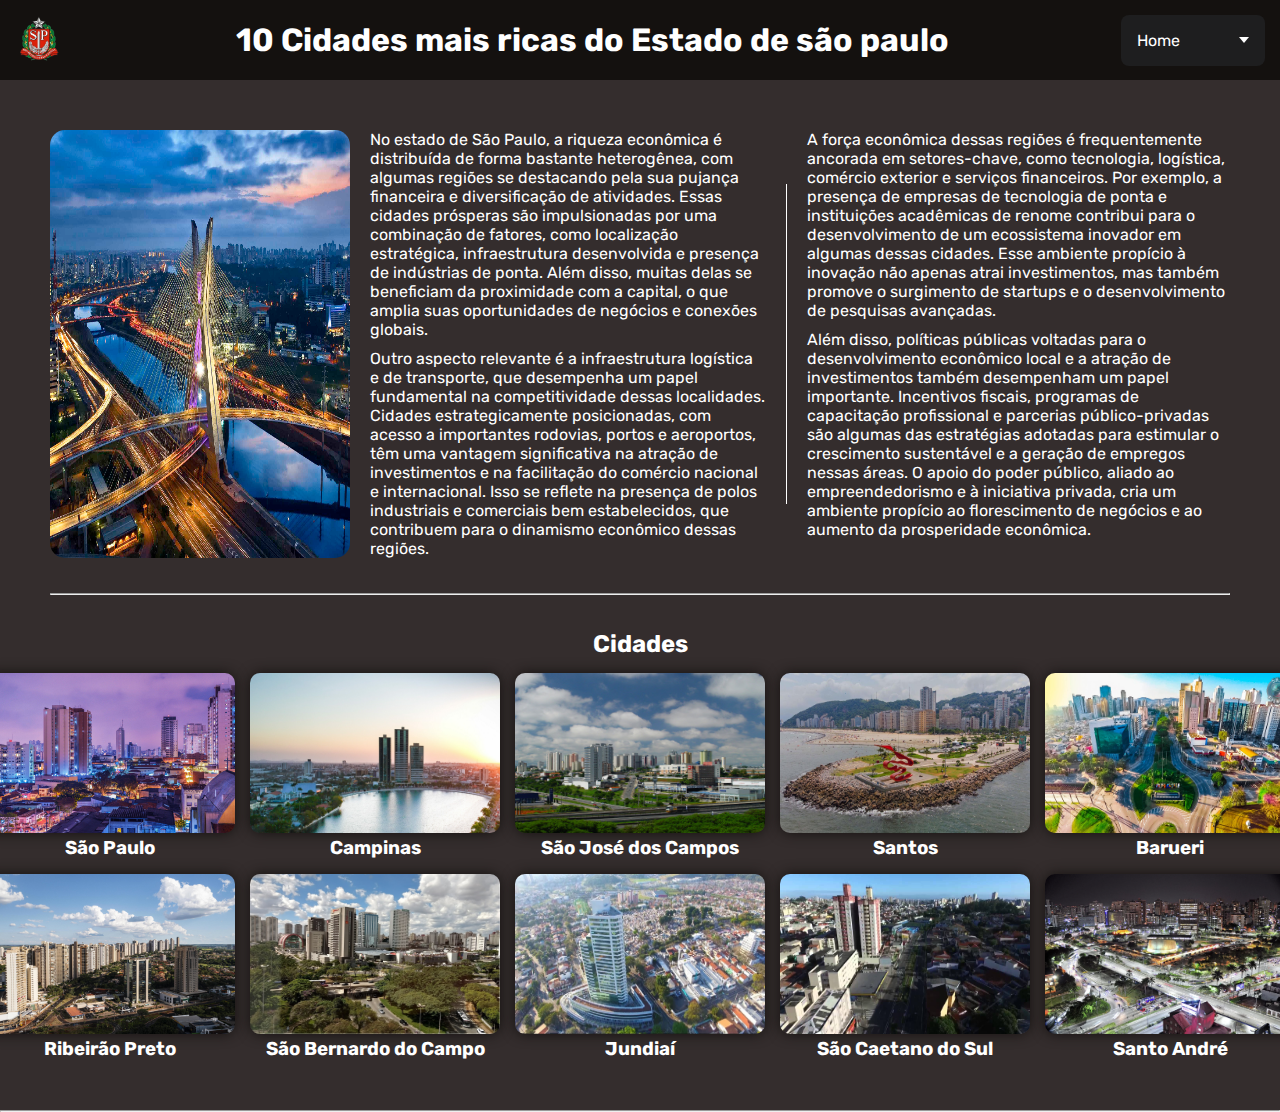
<file: index.html>
<!DOCTYPE html>
<html lang="pt-br">
<head>
    <meta charset="UTF-8">
    <meta name="viewport" content="width=device-width, initial-scale=1.0">
    <meta name="author" content="Isaac Martins">
    <meta name="description" content="10 Cidades mais ricas do Estado de São Paulo">
    <meta name="keywords" content="Cidades, Ricas, São Paulo">
    <meta http-equiv="X-UA-Compatible" content="IE=7">
    <meta http-equiv="X-UA-Compatible" content="ie-edge">
    <title>10 Cidades mais ricas do Estado de São Paulo</title>
    <link rel="stylesheet" href="./styles/style.css">
    <link rel="stylesheet" href="./styles/dropdown.css">
    <link rel="shortcut icon" href="./assets/favicon.png" type="image/x-icon">
    <link rel="preconnect" href="https://fonts.googleapis.com">
    <link rel="preconnect" href="https://fonts.gstatic.com" crossorigin>
    <link href="https://fonts.googleapis.com/css2?family=Rubik:ital,wght@0,300..900;1,300..900&display=swap" rel="stylesheet">
</head>
<body>
    <div class="headerDiv">
        <img class="spLogo" src="./assets/favicon.png" alt="Imagem Caracteristica do Estado de São Paulo">
        <h1>10 Cidades mais ricas do Estado de são paulo</h1>
        <div class="dropdown">
            <div class="select">
                <span class="selected">Home</span>
                <div class="caret"></div>
            </div>
            <ul class="menu">
                <a href="index.html"><li class="selected">Home</li></a>
                <a href="./pages/spCity.html"><li>São Paulo</li></a>
                <a href="./pages/cpCity.html"><li>Campinas</li></a>
                <a href="./pages/sjCity.html"><li>São José dos Campos</li></a>
                <a href="./pages/stCity.html"><li>Santos</li></a>
                <a href="./pages/brCity.html"><li>Barueri</li></a>
                <a href="./pages/rpCity.html"><li>Ribeirão Preto</li></a>
                <a href="./pages/sbCity.html"><li>São Bernardo do Campo</li></a>
                <a href="./pages/jdCity.html"><li>Jundiaí</li></a>
                <a href="./pages/scCity.html"><li>São Caetano do Sul</li></a>
                <a href="./pages/saCity.html"><li>Santo André</li></a>
            </ul>
        </div>
    </div>

    <div class="contentSP">
            <div class="contentTextSP">
                <img src="./assets/estadoSP.jpg" alt="Imagem de São Paulo" width="300px">
                    <div class="paragraphDiv">
                        <div>
                            <p class="textSP">No estado de São Paulo, a riqueza econômica é distribuída de forma bastante heterogênea, com algumas regiões se destacando pela sua pujança financeira e diversificação de atividades. Essas cidades prósperas são impulsionadas por uma combinação de fatores, como localização estratégica, infraestrutura desenvolvida e presença de indústrias de ponta. Além disso, muitas delas se beneficiam da proximidade com a capital, o que amplia suas oportunidades de negócios e conexões globais. </p>
                        </div>
                        <div>
                            <p class="textSP"> Outro aspecto relevante é a infraestrutura logística e de transporte, que desempenha um papel fundamental na competitividade dessas localidades. Cidades estrategicamente posicionadas, com acesso a importantes rodovias, portos e aeroportos, têm uma vantagem significativa na atração de investimentos e na facilitação do comércio nacional e internacional. Isso se reflete na presença de polos industriais e comerciais bem estabelecidos, que contribuem para o dinamismo econômico dessas regiões. </p>
                        </div>
                    </div>
                    <div class="vertical-line"></div>
                    <div class="paragraphDiv">
                        <p class="textSP">A força econômica dessas regiões é frequentemente ancorada em setores-chave, como tecnologia, logística, comércio exterior e serviços financeiros. Por exemplo, a presença de empresas de tecnologia de ponta e instituições acadêmicas de renome contribui para o desenvolvimento de um ecossistema inovador em algumas dessas cidades. Esse ambiente propício à inovação não apenas atrai investimentos, mas também promove o surgimento de startups e o desenvolvimento de pesquisas avançadas. </p>

                        <p class="textSP">Além disso, políticas públicas voltadas para o desenvolvimento econômico local e a atração de investimentos também desempenham um papel importante. Incentivos fiscais, programas de capacitação profissional e parcerias público-privadas são algumas das estratégias adotadas para estimular o crescimento sustentável e a geração de empregos nessas áreas. O apoio do poder público, aliado ao empreendedorismo e à iniciativa privada, cria um ambiente propício ao florescimento de negócios e ao aumento da prosperidade econômica.</p>
                    </div>
            </div>

            <hr>

            <div class="contentImgsSP">
                    <h2>Cidades</h2>
                    <div class="cityImg">
                        <div>
                            <a href="./pages/spCity.html"><img src="./assets/cidades/SP.jpg" alt="" width="250px" height="160px"></a>
                            <h3 class="cityName">São Paulo</h3>
                        </div>
                        <div>
                            <a href="./pages/cpCity.html"><img src="./assets/cidades/CAMPINAS.webp" alt="" width="250px" height="160px"></a>
                            <h3 class="cityName">Campinas</h3>
                        </div>
                        <div>
                            <a href="./pages/sjCity.html"><img src="./assets/cidades/SJCampos.jpg" alt="" width="250px" height="160px"></a>
                            <h3 class="cityName">São José dos Campos</h3>
                        </div>
                        <div>
                            <a href="./pages/stCity.html"><img src="./assets/cidades/SANTOS.jpeg" alt="" width="250px" height="160px"></a>
                            <h3 class="cityName">Santos</h3>
                        </div>
                        <div>
                            <a href="./pages/brCity.html"><img src="./assets/cidades/BARUERI.jpg" alt="" width="250px" height="160px"></a>
                            <h3 class="cityName">Barueri</h3>
                        </div>
                    </div>
                    <div class="cityImg">
                        <div>
                            <a href="./pages/rpCity.html"><img src="./assets/cidades/RibeiraoPreto.jpg" alt="" width="250px" height="160px"></a>
                            <h3 class="cityName">Ribeirão Preto</h3>
                        </div>
                        <div>
                            <a href="./pages/sbCity.html"><img src="./assets/cidades/SaoBernardodoCampo.jpg" alt="" width="250px" height="160px"></a>
                            <h3 class="cityName">São Bernardo do Campo</h3>
                        </div>
                        <div>
                            <a href="./pages/jdCity.html"><img src="./assets/cidades/Jundiai.jpg" alt="" width="250px" height="160px"></a>
                            <h3 class="cityName">Jundiaí</h3>
                        </div>
                        <div>
                            <a href="./pages/scCity.html"><img src="./assets/cidades/SaoCaetanodoSul.jpg" alt="" width="250px" height="160px"></a>
                            <h3 class="cityName">São Caetano do Sul</h3>
                        </div>
                        <div>
                            <a href="./pages/saCity.html"><img src="./assets/cidades/SantoAndre.webp" alt="" width="250px" height="160px"></a>
                            <h3 class="cityName">Santo André</h3>
                        </div>
                    </div>
            </div>
                
               
                <!-- <p>Em suma, as 10 cidades mais ricas do estado de São Paulo representam polos de desenvolvimento econômico e inovação, impulsionados por uma combinação de fatores como localização estratégica, infraestrutura avançada e políticas de incentivo. Essas regiões não apenas contribuem significativamente para a economia do estado, mas também desempenham um papel fundamental no cenário nacional, como centros de excelência em diversos setores-chave.</p>
                 -->
    </div>
    

    <hr>


    <!-- IMAGEM link pagina cidade  (10 Paragrafos)
    ESTADO 
    3 Paragrafos -->
    <!-- <ol>
      <h2><li>São Paulo</li></h2>
      <ul>
        <li>Região: Sudeste</li>
        <li>Motivo da Riqueza: São Paulo é o coração financeiro do Brasil, abrigando a maior parte das empresas multinacionais, instituições financeiras e bolsa de valores do país. A diversificação econômica é notável, com indústrias de tecnologia, serviços, e comércio.</li>
        <li>Curiosidades: É a maior cidade do Brasil e a terceira maior do mundo em população urbana. São Paulo também é conhecida por sua gastronomia diversificada, abrigando restaurantes de todas as partes do mundo.</li>
        <li>Ponto Turístico Famoso: A Avenida Paulista, um ícone de negócios e cultura, com museus, teatros, lojas e uma vibrante vida noturna.</li>
        <li>Lugar Importante: O Parque Ibirapuera, um dos maiores e mais famosos parques urbanos da América Latina, oferecendo uma vasta área verde, lagos, museus e espaços para atividades ao ar livre.</li>
      </ul>

      <h2><li>Campinas</li></h2>
      <ul>
        <li>Região: Sudeste</li>
        <li>Motivo da Riqueza: Conhecida como o "Vale do Silício brasileiro", Campinas é um importante polo tecnológico e de pesquisa, abrigando universidades de renome e empresas de alta tecnologia.</li>
        <li>Curiosidades: A cidade é famosa por sediar o Festival Internacional de Teatro de Campinas e o Festival de Cinema de Campinas.</li>
        <li>Ponto Turístico Famoso: O Parque Portugal (conhecido como Lagoa do Taquaral), um grande parque com lagos, trilhas, áreas esportivas e uma réplica da caravela de Pedro Álvares Cabral.</li>
        <li>Lugar Importante: O Parque Tecnológico de Campinas, um ambiente propício para o desenvolvimento de pesquisa e inovação tecnológica.</li>
      </ul>

      <h2><li>São José dos Campos</li></h2>
      <ul>
        <li>Região: Vale do Paraíba</li>
        <li>Motivo da Riqueza: Reconhecida como um centro de excelência em pesquisa e desenvolvimento, especialmente na área aeroespacial e tecnológica.</li>
        <li>Curiosidades: A cidade é berço da Embraer, uma das maiores empresas aeroespaciais do mundo.</li>
        <li>Ponto Turístico Famoso: O Parque Santos Dumont, que abriga o Museu Aeroespacial, com exposições de aeronaves e equipamentos históricos.</li>
        <li>Lugar Importante: O Parque Tecnológico de São José dos Campos, um ambiente de inovação que promove a interação entre empresas, universidades e centros de pesquisa.</li>
      </ul>

      <h2><li>Santos</li></h2>
      <ul>
        <li>Região: Litoral</li>
        <li>Motivo da Riqueza: O Porto de Santos é o maior porto da América Latina e um dos mais movimentados do mundo, sendo um importante centro logístico e de comércio internacional.</li>
        <li>Curiosidades: Santos é conhecida por suas praias, pelo maior jardim de praia do mundo e pelo Museu Pelé, dedicado ao famoso jogador de futebol.</li>
        <li>Ponto Turístico Famoso: O Aquário Municipal de Santos, um dos maiores aquários da América Latina, com uma grande variedade de espécies marinhas.</li>
        <li>Lugar Importante: O Complexo Portuário de Santos, que abrange várias instalações portuárias e contribui significativamente para a economia da cidade e do país.</li>
      </ul>

      <h2><li>Barueri</li></h2>
      <ul>
        <li>Região: Oeste Metropolitano</li>
        <li>Motivo da Riqueza: Barueri é um importante centro empresarial e financeiro da Grande São Paulo, com um forte setor de serviços e indústrias.</li>
        <li>Curiosidades: A cidade é conhecida por abrigar grandes empresas e centros comerciais, como o Centro Comercial Alphaville.</li>
        <li>Ponto Turístico Famoso: O Parque Municipal Dom José, um espaço verde com lagos, pistas de caminhada e áreas de lazer.</li>
        <li>Lugar Importante: O Alphaville, um bairro planejado conhecido por sua infraestrutura moderna e qualidade de vida. </li>
      </ul>

      <h2><li>Ribeirão Preto</li></h2>
      <ul>
        <li>Região: Interior</li>
        <li>Motivo da Riqueza: Ribeirão Preto é um importante polo agrícola e industrial, especialmente na produção de cana-de-açúcar e no setor sucroalcooleiro.</li>
        <li>Curiosidades: A cidade é conhecida por sua vida noturna agitada e pela tradicional Feira do Livro, uma das maiores do país.</li>
        <li>Ponto Turístico Famoso: O Theatro Pedro II, um dos teatros mais importantes do Brasil, com uma arquitetura imponente e uma rica programação cultural.</li>
        <li>Lugar Importante: O Parque Curupira, uma área de preservação ambiental com trilhas, lagos e uma diversificada flora e fauna. </li>
      </ul>

      <h2><li>São Bernardo do Campo</li></h2>
      <ul>
        <li>Região: ABC Paulista</li>
        <li>Motivo da Riqueza: São Bernardo do Campo possui uma forte base industrial, especialmente no setor automobilístico e metalúrgico.</li>
        <li>Curiosidades: A cidade foi um importante polo de resistência sindical durante o regime militar no Brasil.</li>
        <li>Ponto Turístico Famoso: O Parque Estoril, um parque urbano com áreas de lazer, trilhas ecológicas e eventos culturais.</li>
        <li>Lugar Importante: O Polo Petroquímico de Capuava, um dos maiores complexos petroquímicos do Brasil, que impulsiona a economia da região. </li>
      </ul> 
      
      <h2><li>Jundiaí</li></h2>
      <ul>
        <li>Região: Interior</li>
        <li>Motivo da Riqueza: Jundiaí é reconhecida pela sua diversificação econômica, com destaque para o setor de tecnologia, indústria farmacêutica e agronegócio.</li>
        <li>Curiosidades: A cidade é famosa por sua produção de uvas e vinhos, sendo conhecida como "Terra da Uva".</li>
        <li>Ponto Turístico Famoso: O Jardim Botânico de Jundiaí, um importante centro de pesquisa e conservação da flora brasileira.</li>
        <li>Lugar Importante: O Distrito Industrial de Jundiaí, que concentra empresas de diversos setores e contribui significativamente para a economia local, sendo um polo de geração de empregos e inovação tecnológica. </li>
      </ul>
      
      <h2><li>São Caetano do Sul</li></h2>
      <ul>
        <li>Região: ABC Paulista</li>
        <li>Motivo da Riqueza: São Caetano do Sul é conhecida por sua qualidade de vida e infraestrutura urbana, atraindo empresas de diversos setores, especialmente do ramo automobilístico e de serviços.</li>
        <li>Curiosidades: A cidade é famosa por sua tradição no futebol, sendo o berço do clube Associação Desportiva São Caetano.</li>
        <li>Ponto Turístico Famoso: O Espaço Verde Chico Mendes, um grande parque com área verde, lagos, quadras esportivas e pistas de caminhada.</li>
        <li>Lugar Importante: O Parque Tecnológico de São Caetano do Sul, que visa estimular a inovação e o empreendedorismo na região, fomentando o desenvolvimento econômico e tecnológico.</li>
      </ul>
      
      <h2><li>Alphaville (Barueri)</li></h2>
      <ul>
        <li>Região: Oeste Metropolitano</li>
        <li>Motivo da Riqueza: Alphaville é uma região planejada e um dos principais polos empresariais e residenciais do país, com uma infraestrutura moderna e de alto padrão.</li>
        <li>Curiosidades: O bairro é conhecido por sua segurança, áreas verdes e qualidade de vida, atraindo tanto empresas quanto moradores de alta renda.</li>
        <li>Ponto Turístico Famoso: O Shopping Iguatemi Alphaville, um dos principais centros de compras da região, com uma variedade de lojas, restaurantes e cinemas.</li>
        <li>Lugar Importante: O Centro Comercial Alphaville, um importante polo de negócios, com escritórios de grandes empresas, bancos, restaurantes e serviços variados.</li>
      </ul>
    </ol> -->

    <script src="./scripts/script.js"></script>
</body>
</html>
</file>
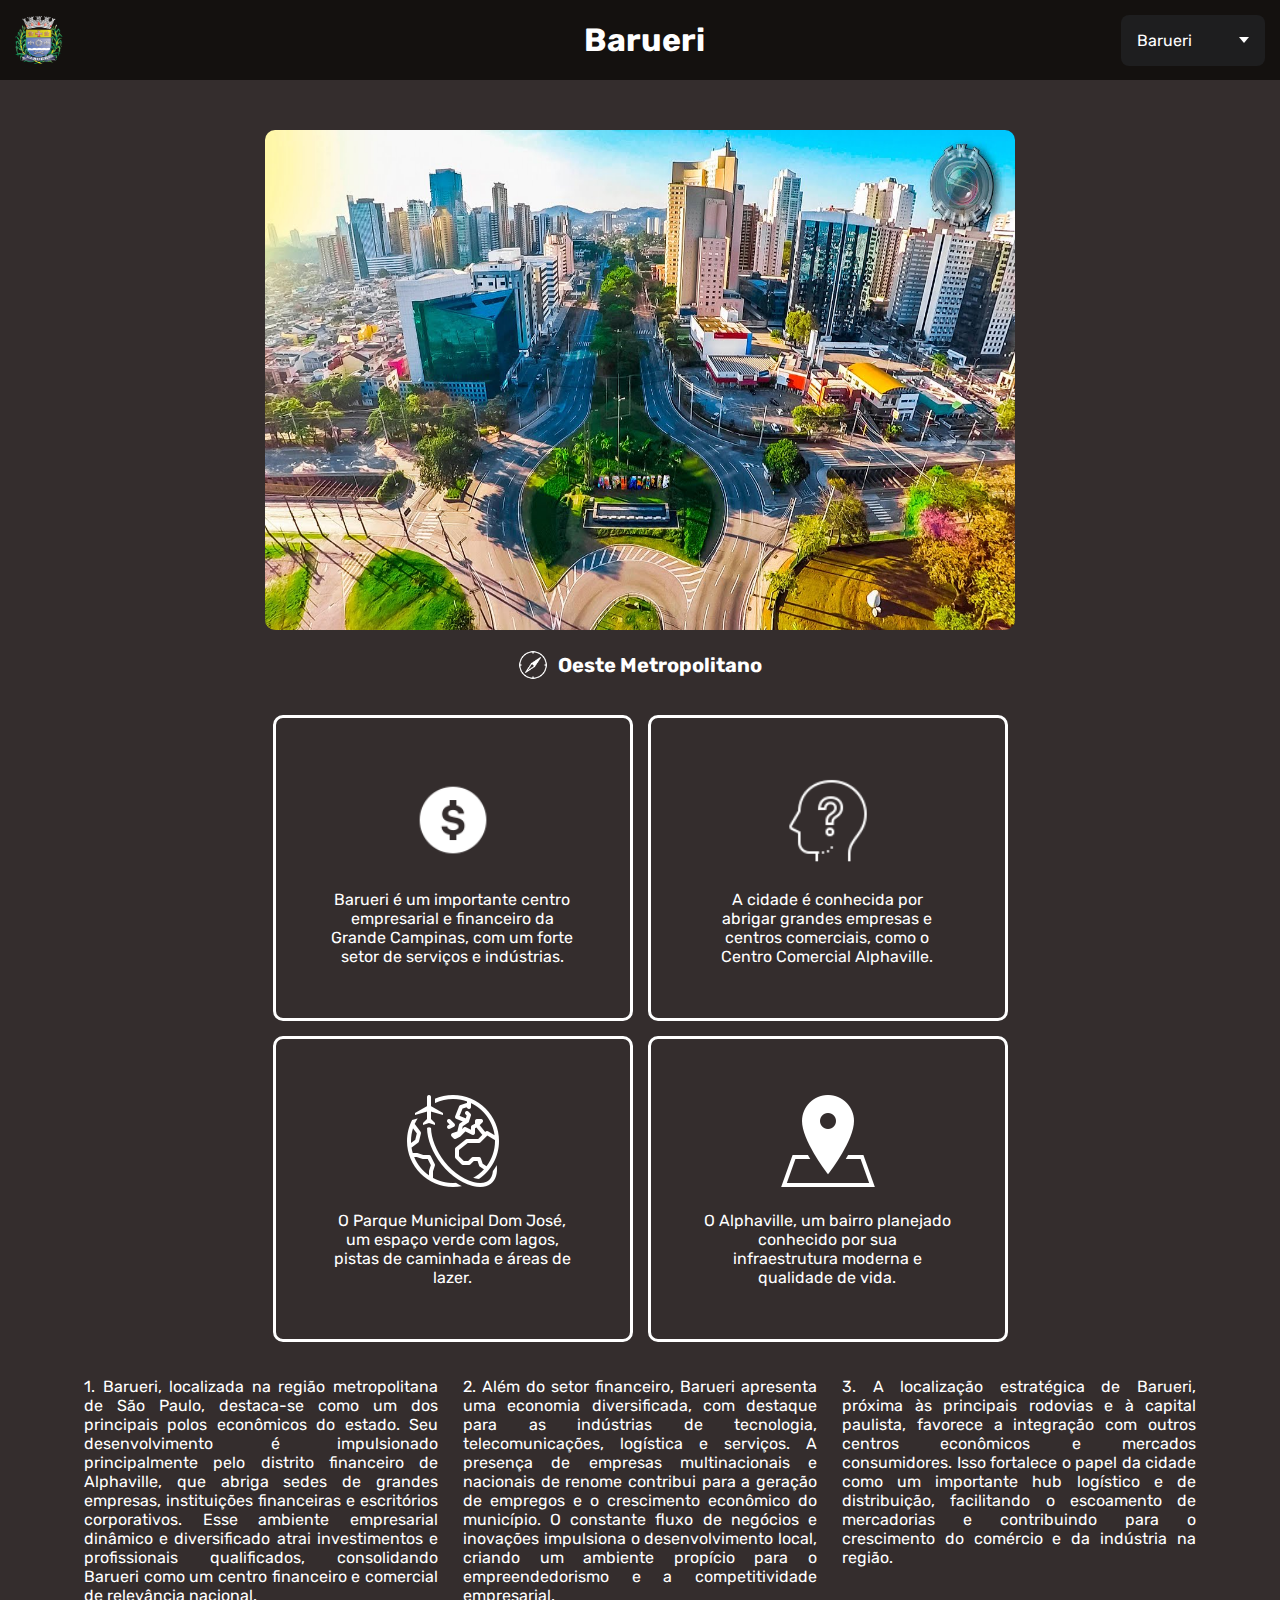
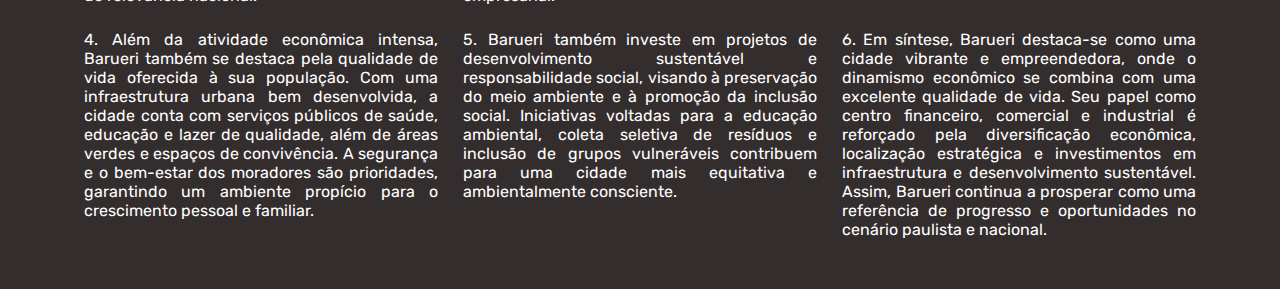
<file: pages/brCity.html>
<!DOCTYPE html>
<html lang="en">
<head>
    <meta charset="UTF-8">
    <meta name="viewport" content="width=device-width, initial-scale=1.0">
    <meta name="author" content="Isaac Martins">
    <meta name="description" content="Barueri City">
    <meta name="keywords" content="Cidade, Rica, Barueri">
    <meta http-equiv="X-UA-Compatible" content="IE=7">
    <meta http-equiv="X-UA-Compatible" content="ie-edge">
    <title>Barueri City</title>
    <link rel="stylesheet" href="../styles/City.css">
    <link rel="stylesheet" href="../styles/dropdown.css">
    <link rel="shortcut icon" href="../assets/brasao/BARUERI-logo.png" type="image/x-icon">
    <link rel="preconnect" href="https://fonts.googleapis.com">
    <link rel="preconnect" href="https://fonts.gstatic.com" crossorigin>
    <link href="https://fonts.googleapis.com/css2?family=Rubik:ital,wght@0,300..900;1,300..900&display=swap" rel="stylesheet">
</head>
<body>
    <div class="headerDiv">
        <img class="citySpLogo" src="../assets/brasao/BARUERI-logo.png" alt="Imagem Caracteristica do Estado de Barueri">
        <h1>Barueri</h1>
        <div class="dropdown">
            <div class="select">
                <span class="selected">Barueri</span>
                <div class="caret"></div>
            </div>
            <ul class="menu">
                <a href="../index.html"><li>Home</li></a>
                <a href="spCity.html"><li>São Paulo</li></a>
                <a href="cpCity.html"><li>Campinas</li></a>
                <a href="sjCity.html"><li>São José dos Campos</li></a>
                <a href="stCity.html"><li>Santos</li></a>
                <a href="brCity.html"><li class="selected">Barueri</li></a>
                <a href="rpCity.html"><li>Ribeirão Preto</li></a>
                <a href="sbCity.html"><li>São Bernardo do Campo</li></a>
                <a href="jdCity.html"><li>Jundiaí</li></a>
                <a href="scCity.html"><li>São Caetano do Sul</li></a>
                <a href="saCity.html"><li>Santo André</li></a>
            </ul>
        </div>
    </div>
    <div class="contentSP">
            <div class="cityInfo">
                <img class="imgSpCity" src="../assets/cidades/BARUERI.jpg" alt="Imagem de Barueri" width="750px" height="500px">
                <div class="regionCity">
                    <img src="../assets/bussola.png" alt="Imagem de bussola" class="compassIcon">
                    <h3>Oeste Metropolitano</h3>
                </div>
            </div>
            <div class="squareGroup">
                <div class="squareDiv">
                    <div class="squareInfos">
                        <img src="../assets/moneyIcon.png" alt="">
                        <p>Barueri é um importante centro empresarial e financeiro da Grande Campinas, com um forte setor de serviços e indústrias.</p>
                    </div>
                    <div class="squareInfos">
                        <img src="../assets/curiosityIcon.png" alt="">
                        <p>A cidade é conhecida por abrigar grandes empresas e centros comerciais, como o Centro Comercial Alphaville.</p>
                    </div>
                </div>
                <div class="squareDiv">
                    <div class="squareInfos">
                        <img src="../assets/turismIcon.png" alt="">
                        <p>O Parque Municipal Dom José, um espaço verde com lagos, pistas de caminhada e áreas de lazer.</p>
                    </div>
                    <div class="squareInfos">
                        <img src="../assets/pointIcon.png" alt="">
                        <p>O Alphaville, um bairro planejado conhecido por sua infraestrutura moderna e qualidade de vida.</p>
                    </div>
                </div>
            </div>
            
            <div class="textsDiv">
                <div class="textInfos">
                    <p>
                        1. Barueri, localizada na região metropolitana de São Paulo, destaca-se como um dos principais polos econômicos do estado. Seu desenvolvimento é impulsionado principalmente pelo distrito financeiro de Alphaville, que abriga sedes de grandes empresas, instituições financeiras e escritórios corporativos. Esse ambiente empresarial dinâmico e diversificado atrai investimentos e profissionais qualificados, consolidando Barueri como um centro financeiro e comercial de relevância nacional.
                    </p>
                    <p>
                        2. Além do setor financeiro, Barueri apresenta uma economia diversificada, com destaque para as indústrias de tecnologia, telecomunicações, logística e serviços. A presença de empresas multinacionais e nacionais de renome contribui para a geração de empregos e o crescimento econômico do município. O constante fluxo de negócios e inovações impulsiona o desenvolvimento local, criando um ambiente propício para o empreendedorismo e a competitividade empresarial.
                    </p>
                    <p>
                        3. A localização estratégica de Barueri, próxima às principais rodovias e à capital paulista, favorece a integração com outros centros econômicos e mercados consumidores. Isso fortalece o papel da cidade como um importante hub logístico e de distribuição, facilitando o escoamento de mercadorias e contribuindo para o crescimento do comércio e da indústria na região.
                    </p>
                </div>
                <div class="textInfos">
                    <p>
                        4. Além da atividade econômica intensa, Barueri também se destaca pela qualidade de vida oferecida à sua população. Com uma infraestrutura urbana bem desenvolvida, a cidade conta com serviços públicos de saúde, educação e lazer de qualidade, além de áreas verdes e espaços de convivência. A segurança e o bem-estar dos moradores são prioridades, garantindo um ambiente propício para o crescimento pessoal e familiar.
                    </p>
                    <p>
                        5. Barueri também investe em projetos de desenvolvimento sustentável e responsabilidade social, visando à preservação do meio ambiente e à promoção da inclusão social. Iniciativas voltadas para a educação ambiental, coleta seletiva de resíduos e inclusão de grupos vulneráveis contribuem para uma cidade mais equitativa e ambientalmente consciente.
                    </p>
                    <p>
                        6. Em síntese, Barueri destaca-se como uma cidade vibrante e empreendedora, onde o dinamismo econômico se combina com uma excelente qualidade de vida. Seu papel como centro financeiro, comercial e industrial é reforçado pela diversificação econômica, localização estratégica e investimentos em infraestrutura e desenvolvimento sustentável. Assim, Barueri continua a prosperar como uma referência de progresso e oportunidades no cenário paulista e nacional.
                    </p>
                </div>
            </div>
    </div>
<!--
      <h2><li>Ribeirão Preto</li></h2>
      <ul>
        <li>Região: Interior</li>
        <li>Motivo da Riqueza: Ribeirão Preto é um importante polo agrícola e industrial, especialmente na produção de cana-de-açúcar e no setor sucroalcooleiro.</li>
        <li>Curiosidades: A cidade é conhecida por sua vida noturna agitada e pela tradicional Feira do Livro, uma das maiores do país.</li>
        <li>Ponto Turístico Famoso: O Theatro Pedro II, um dos teatros mais importantes do Brasil, com uma arquitetura imponente e uma rica programação cultural.</li>
        <li>Lugar Importante: O Parque Curupira, uma área de preservação ambiental com trilhas, lagos e uma diversificada flora e fauna. </li>
      </ul>

      <h2><li>São Bernardo do Campo</li></h2>
      <ul>
        <li>Região: ABC Paulista</li>
        <li>Motivo da Riqueza: São Bernardo do Campo possui uma forte base industrial, especialmente no setor automobilístico e metalúrgico.</li>
        <li>Curiosidades: A cidade foi um importante polo de resistência sindical durante o regime militar no Brasil.</li>
        <li>Ponto Turístico Famoso: O Parque Estoril, um parque urbano com áreas de lazer, trilhas ecológicas e eventos culturais.</li>
        <li>Lugar Importante: O Polo Petroquímico de Capuava, um dos maiores complexos petroquímicos do Brasil, que impulsiona a economia da região. </li>
      </ul> 
      
      <h2><li>Jundiaí</li></h2>
      <ul>
        <li>Região: Interior</li>
        <li>Motivo da Riqueza: Jundiaí é reconhecida pela sua diversificação econômica, com destaque para o setor de tecnologia, indústria farmacêutica e agronegócio.</li>
        <li>Curiosidades: A cidade é famosa por sua produção de uvas e vinhos, sendo conhecida como "Terra da Uva".</li>
        <li>Ponto Turístico Famoso: O Jardim Botânico de Jundiaí, um importante centro de pesquisa e conservação da flora brasileira.</li>
        <li>Lugar Importante: O Distrito Industrial de Jundiaí, que concentra empresas de diversos setores e contribui significativamente para a economia local, sendo um polo de geração de empregos e inovação tecnológica. </li>
      </ul>
      
      <h2><li>São Caetano do Sul</li></h2>
      <ul>
        <li>Região: ABC Paulista</li>
        <li>Motivo da Riqueza: São Caetano do Sul é conhecida por sua qualidade de vida e infraestrutura urbana, atraindo empresas de diversos setores, especialmente do ramo automobilístico e de serviços.</li>
        <li>Curiosidades: A cidade é famosa por sua tradição no futebol, sendo o berço do clube Associação Desportiva São Caetano.</li>
        <li>Ponto Turístico Famoso: O Espaço Verde Chico Mendes, um grande parque com área verde, lagos, quadras esportivas e pistas de caminhada.</li>
        <li>Lugar Importante: O Parque Tecnológico de São Caetano do Sul, que visa estimular a inovação e o empreendedorismo na região, fomentando o desenvolvimento econômico e tecnológico.</li>
      </ul>
      
      <h2><li>Alphaville (Barueri)</li></h2>
      <ul>
        <li>Região: Oeste Metropolitano</li>
        <li>Motivo da Riqueza: Alphaville é uma região planejada e um dos principais polos empresariais e residenciais do país, com uma infraestrutura moderna e de alto padrão.</li>
        <li>Curiosidades: O bairro é conhecido por sua segurança, áreas verdes e qualidade de vida, atraindo tanto empresas quanto moradores de alta renda.</li>
        <li>Ponto Turístico Famoso: O Shopping Iguatemi Alphaville, um dos principais centros de compras da região, com uma variedade de lojas, restaurantes e cinemas.</li>
        <li>Lugar Importante: O Centro Comercial Alphaville, um importante polo de negócios, com escritórios de grandes empresas, bancos, restaurantes e serviços variados.</li>
      </ul>
    </ol> -->

    <script src="../scripts/script.js"></script>
</body>
</html>
</file>
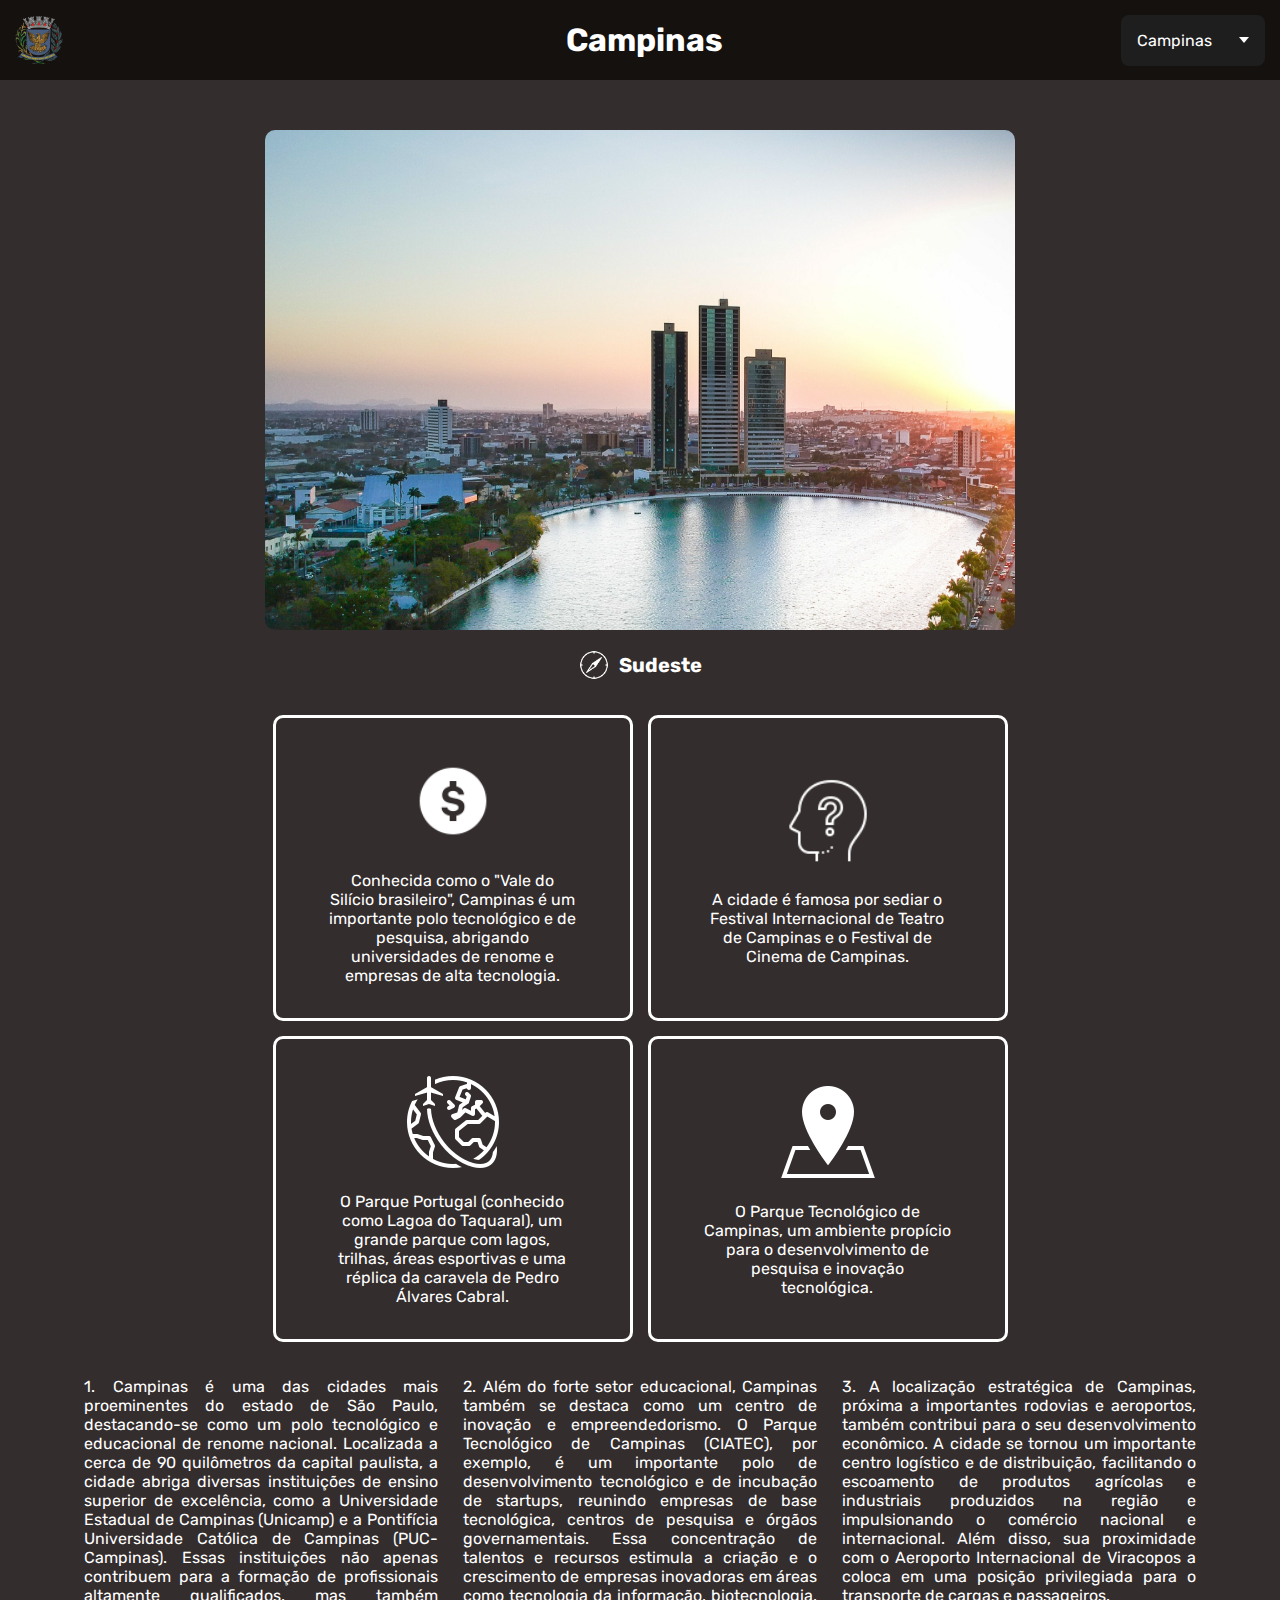
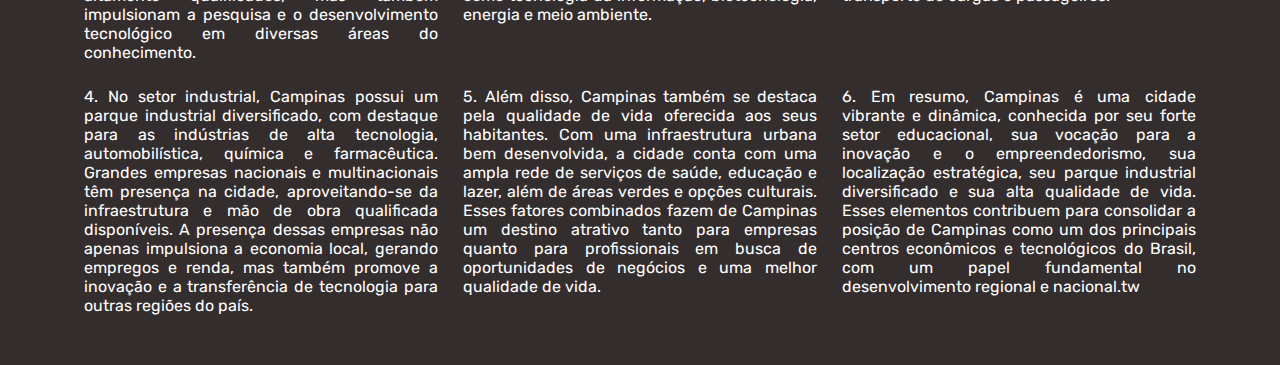
<file: pages/cpCity.html>
<!DOCTYPE html>
<html lang="en">
<head>
    <meta charset="UTF-8">
    <meta name="viewport" content="width=device-width, initial-scale=1.0">
    <meta name="author" content="Isaac Martins">
    <meta name="description" content="Campinas City">
    <meta name="keywords" content="Cidade, Rica, Campinas">
    <meta http-equiv="X-UA-Compatible" content="IE=7">
    <meta http-equiv="X-UA-Compatible" content="ie-edge">
    <title>Campinas City</title>
    <link rel="stylesheet" href="../styles/City.css">
    <link rel="stylesheet" href="../styles/dropdown.css">
    <link rel="shortcut icon" href="../assets/brasao/CAMPINAS-logo.png" type="image/x-icon">
    <link rel="preconnect" href="https://fonts.googleapis.com">
    <link rel="preconnect" href="https://fonts.gstatic.com" crossorigin>
    <link href="https://fonts.googleapis.com/css2?family=Rubik:ital,wght@0,300..900;1,300..900&display=swap" rel="stylesheet">
</head>
<body>
    <div class="headerDiv">
        <img class="citySpLogo" src="../assets/brasao/CAMPINAS-logo.png" alt="Imagem Caracteristica do Estado de Campinas">
        <h1>Campinas</h1>
        <div class="dropdown">
            <div class="select">
                <span class="selected">Campinas</span>
                <div class="caret"></div>
            </div>
            <ul class="menu">
                <a href="../index.html"><li>Home</li></a>
                <a href="spCity.html"><li>São Paulo</li></a>
                <a href="cpCity.html"><li class="selected">Campinas</li></a>
                <a href="sjCity.html"><li>São José dos Campos</li></a>
                <a href="stCity.html"><li>Santos</li></a>
                <a href="brCity.html"><li>Barueri</li></a>
                <a href="rpCity.html"><li>Ribeirão Preto</li></a>
                <a href="sbCity.html"><li>São Bernardo do Campo</li></a>
                <a href="jdCity.html"><li>Jundiaí</li></a>
                <a href="scCity.html"><li>São Caetano do Sul</li></a>
                <a href="saCity.html"><li>Santo André</li></a>
            </ul>
        </div>
    </div>
    <div class="contentSP">
            <div class="cityInfo">
                <img class="imgSpCity" src="../assets/cidades/CAMPINAS.webp" alt="Imagem de Campinas" width="750px" height="500px">
                <div class="regionCity">
                    <img src="../assets/bussola.png" alt="Imagem de bussola" class="compassIcon">
                    <h3>Sudeste</h3>
                </div>
            </div>
            <div class="squareGroup">
                <div class="squareDiv">
                    <div class="squareInfos">
                        <img src="../assets/moneyIcon.png" alt="">
                        <p>Conhecida como o "Vale do Silício brasileiro", Campinas é um importante polo tecnológico e de pesquisa, abrigando universidades de renome e empresas de alta tecnologia.</p>
                    </div>
                    <div class="squareInfos">
                        <img src="../assets/curiosityIcon.png" alt="">
                        <p>A cidade é famosa por sediar o Festival Internacional de Teatro de Campinas e o Festival de Cinema de Campinas.</p>
                    </div>
                </div>
                <div class="squareDiv">
                    <div class="squareInfos">
                        <img src="../assets/turismIcon.png" alt="">
                        <p>O Parque Portugal (conhecido como Lagoa do Taquaral), um grande parque com lagos, trilhas, áreas esportivas e uma réplica da caravela de Pedro Álvares Cabral.</p>
                    </div>
                    <div class="squareInfos">
                        <img src="../assets/pointIcon.png" alt="">
                        <p>O Parque Tecnológico de Campinas, um ambiente propício para o desenvolvimento de pesquisa e inovação tecnológica.</p>
                    </div>
                </div>
            </div>
            
            <div class="textsDiv">
                <div class="textInfos">
                    <p>
                        1. Campinas é uma das cidades mais proeminentes do estado de São Paulo, destacando-se como um polo tecnológico e educacional de renome nacional. Localizada a cerca de 90 quilômetros da capital paulista, a cidade abriga diversas instituições de ensino superior de excelência, como a Universidade Estadual de Campinas (Unicamp) e a Pontifícia Universidade Católica de Campinas (PUC-Campinas). Essas instituições não apenas contribuem para a formação de profissionais altamente qualificados, mas também impulsionam a pesquisa e o desenvolvimento tecnológico em diversas áreas do conhecimento.
                    </p>
                    <p>
                        2. Além do forte setor educacional, Campinas também se destaca como um centro de inovação e empreendedorismo. O Parque Tecnológico de Campinas (CIATEC), por exemplo, é um importante polo de desenvolvimento tecnológico e de incubação de startups, reunindo empresas de base tecnológica, centros de pesquisa e órgãos governamentais. Essa concentração de talentos e recursos estimula a criação e o crescimento de empresas inovadoras em áreas como tecnologia da informação, biotecnologia, energia e meio ambiente.
                    </p>
                    <p>
                        3. A localização estratégica de Campinas, próxima a importantes rodovias e aeroportos, também contribui para o seu desenvolvimento econômico. A cidade se tornou um importante centro logístico e de distribuição, facilitando o escoamento de produtos agrícolas e industriais produzidos na região e impulsionando o comércio nacional e internacional. Além disso, sua proximidade com o Aeroporto Internacional de Viracopos a coloca em uma posição privilegiada para o transporte de cargas e passageiros.
                    </p>
                </div>
                <div class="textInfos">
                    <p>
                        4. No setor industrial, Campinas possui um parque industrial diversificado, com destaque para as indústrias de alta tecnologia, automobilística, química e farmacêutica. Grandes empresas nacionais e multinacionais têm presença na cidade, aproveitando-se da infraestrutura e mão de obra qualificada disponíveis. A presença dessas empresas não apenas impulsiona a economia local, gerando empregos e renda, mas também promove a inovação e a transferência de tecnologia para outras regiões do país.                    
                    </p>
                    <p>
                        5. Além disso, Campinas também se destaca pela qualidade de vida oferecida aos seus habitantes. Com uma infraestrutura urbana bem desenvolvida, a cidade conta com uma ampla rede de serviços de saúde, educação e lazer, além de áreas verdes e opções culturais. Esses fatores combinados fazem de Campinas um destino atrativo tanto para empresas quanto para profissionais em busca de oportunidades de negócios e uma melhor qualidade de vida.
                    </p>
                    <p>
                        6. Em resumo, Campinas é uma cidade vibrante e dinâmica, conhecida por seu forte setor educacional, sua vocação para a inovação e o empreendedorismo, sua localização estratégica, seu parque industrial diversificado e sua alta qualidade de vida. Esses elementos contribuem para consolidar a posição de Campinas como um dos principais centros econômicos e tecnológicos do Brasil, com um papel fundamental no desenvolvimento regional e nacional.tw
                    </p>
                </div>
            </div>
    </div>
    <script src="../scripts/script.js"></script>
</body>
</html>
</file>
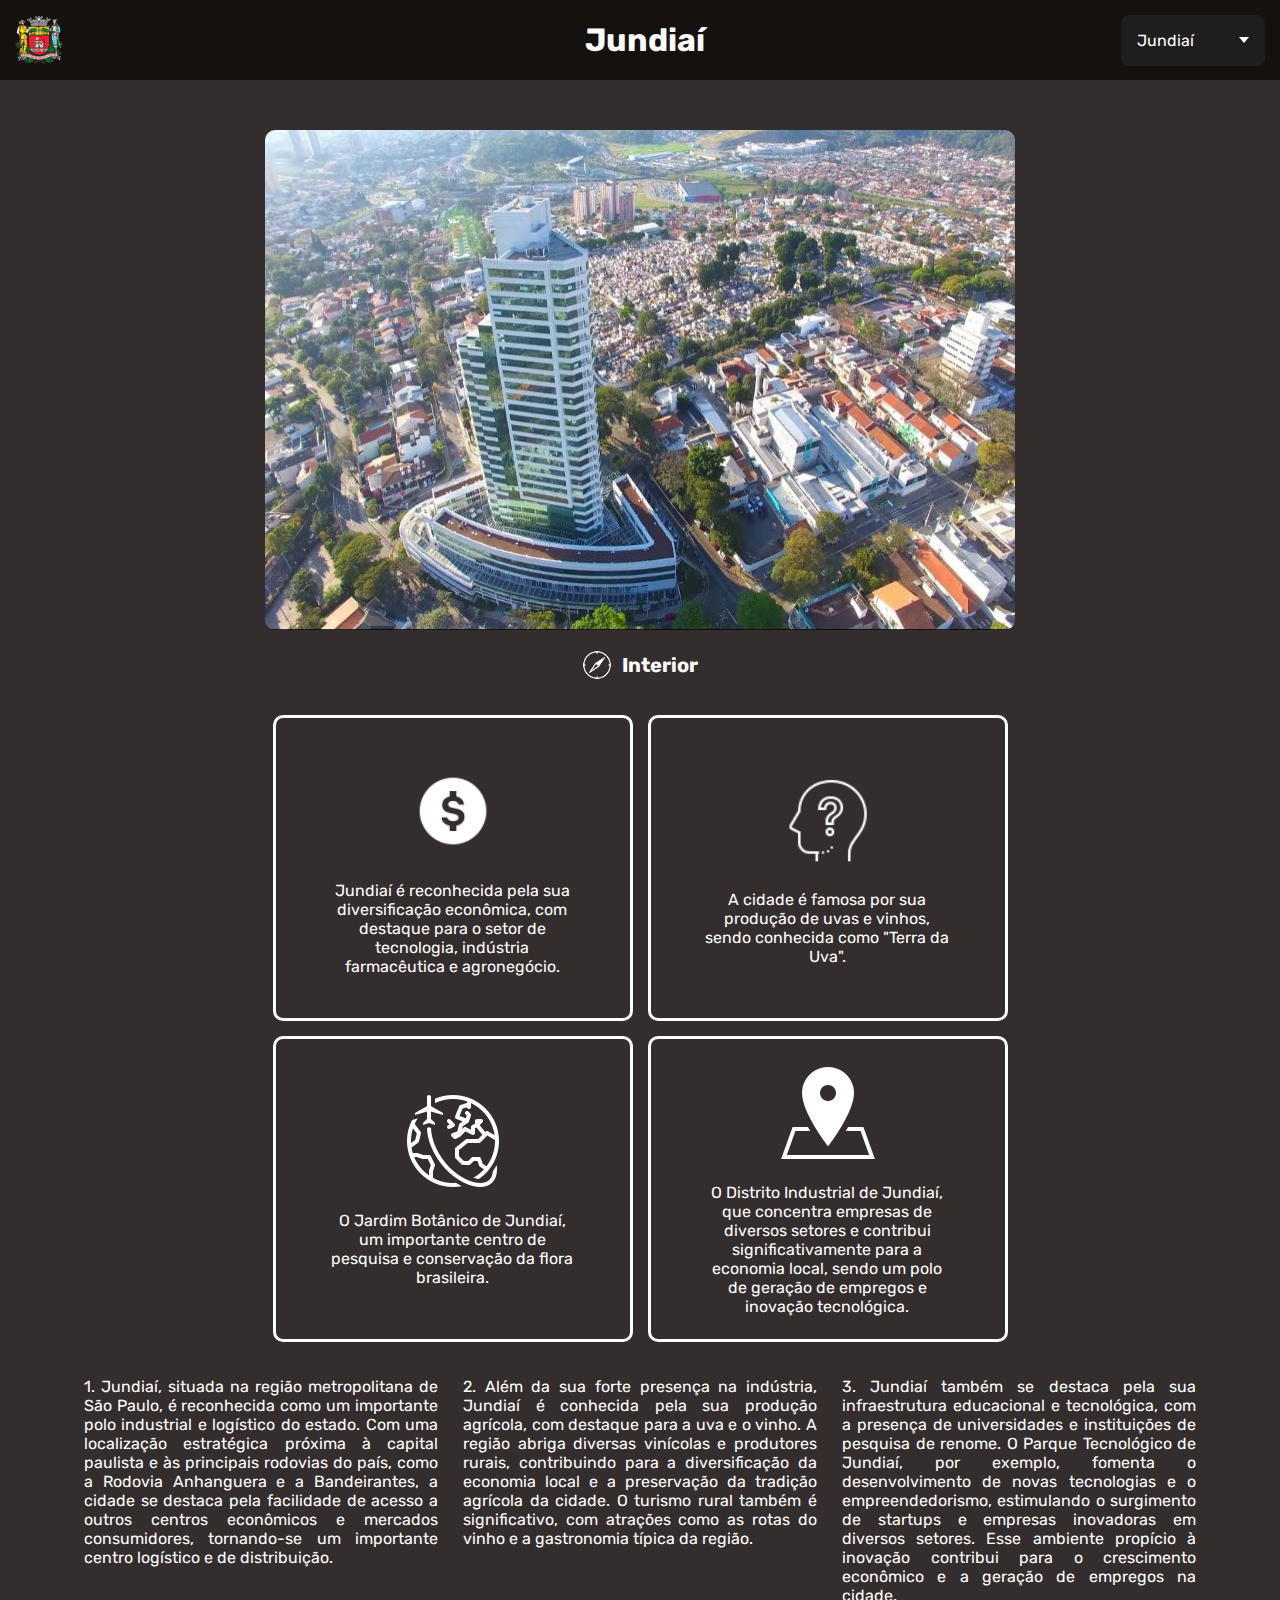
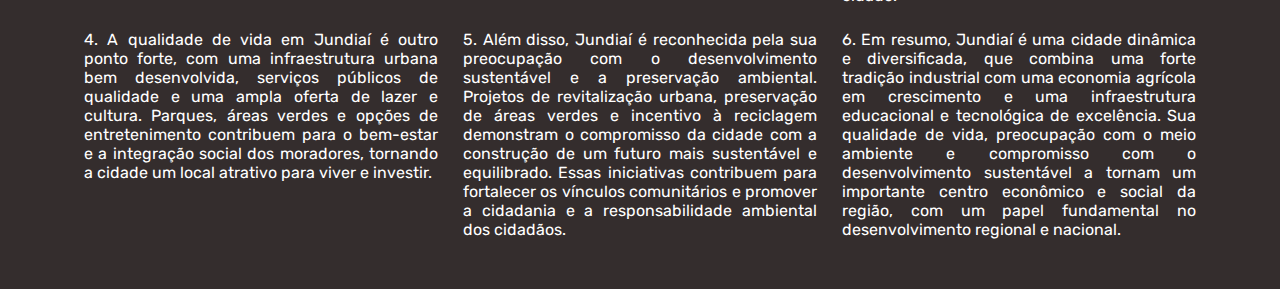
<file: pages/jdCity.html>
<!DOCTYPE html>
<html lang="en">
<head>
    <meta charset="UTF-8">
    <meta name="viewport" content="width=device-width, initial-scale=1.0">
    <meta name="author" content="Isaac Martins">
    <meta name="description" content="Jundiaí City">
    <meta name="keywords" content="Cidade, Rica, Jundiaí">
    <meta http-equiv="X-UA-Compatible" content="IE=7">
    <meta http-equiv="X-UA-Compatible" content="ie-edge">
    <title>Jundiaí City</title>
    <link rel="stylesheet" href="../styles/City.css">
    <link rel="stylesheet" href="../styles/dropdown.css">
    <link rel="shortcut icon" href="../assets/brasao/JUNDIAI-logo.png" type="image/x-icon">
    <link rel="preconnect" href="https://fonts.googleapis.com">
    <link rel="preconnect" href="https://fonts.gstatic.com" crossorigin>
    <link href="https://fonts.googleapis.com/css2?family=Rubik:ital,wght@0,300..900;1,300..900&display=swap" rel="stylesheet">
</head>
<body>
    <div class="headerDiv">
        <img class="citySpLogo" src="../assets/brasao/JUNDIAI-logo.png" alt="Imagem Caracteristica do Estado de Jundiaí">
        <h1>Jundiaí</h1>
        <div class="dropdown">
            <div class="select">
                <span class="selected">Jundiaí</span>
                <div class="caret"></div>
            </div>
            <ul class="menu">
                <a href="../index.html"><li>Home</li></a>
                <a href="spCity.html"><li>São Paulo</li></a>
                <a href="cpCity.html"><li>Campinas</li></a>
                <a href="sjCity.html"><li>São José dos Campos</li></a>
                <a href="stCity.html"><li>Santos</li></a>
                <a href="brCity.html"><li>Barueri</li></a>
                <a href="rpCity.html"><li>Ribeirão Preto</li></a>
                <a href="sbCity.html"><li>São Bernardo do Campo</li></a>
                <a href="jdCity.html"><li class="selected">Jundiaí</li></a>
                <a href="scCity.html"><li>São Caetano do Sul</li></a>
                <a href="saCity.html"><li>Santo André</li></a>
            </ul>
        </div>
    </div>
    <div class="contentSP">
            <div class="cityInfo">
                <img class="imgSpCity" src="../assets/cidades/Jundiai.jpg" alt="Imagem de Jundiaí" width="750px" height="500px">
                <div class="regionCity">
                    <img src="../assets/bussola.png" alt="Imagem de bussola" class="compassIcon">
                    <h3>Interior</h3>
                </div>
            </div>
            <div class="squareGroup">
                <div class="squareDiv">
                    <div class="squareInfos">
                        <img src="../assets/moneyIcon.png" alt="">
                        <p>Jundiaí é reconhecida pela sua diversificação econômica, com destaque para o setor de tecnologia, indústria farmacêutica e agronegócio.</p>
                    </div>
                    <div class="squareInfos">
                        <img src="../assets/curiosityIcon.png" alt="">
                        <p>A cidade é famosa por sua produção de uvas e vinhos, sendo conhecida como "Terra da Uva".</p>
                    </div>
                </div>
                <div class="squareDiv">
                    <div class="squareInfos">
                        <img src="../assets/turismIcon.png" alt="">
                        <p>O Jardim Botânico de Jundiaí, um importante centro de pesquisa e conservação da flora brasileira.</p>
                    </div>
                    <div class="squareInfos">
                        <img src="../assets/pointIcon.png" alt="">
                        <p>O Distrito Industrial de Jundiaí, que concentra empresas de diversos setores e contribui significativamente para a economia local, sendo um polo de geração de empregos e inovação tecnológica.</p>
                    </div>
                </div>
            </div>
            
            <div class="textsDiv">
                <div class="textInfos">
                    <p>
                        1. Jundiaí, situada na região metropolitana de São Paulo, é reconhecida como um importante polo industrial e logístico do estado. Com uma localização estratégica próxima à capital paulista e às principais rodovias do país, como a Rodovia Anhanguera e a Bandeirantes, a cidade se destaca pela facilidade de acesso a outros centros econômicos e mercados consumidores, tornando-se um importante centro logístico e de distribuição.
                    </p>
                    <p>
                        2. Além da sua forte presença na indústria, Jundiaí é conhecida pela sua produção agrícola, com destaque para a uva e o vinho. A região abriga diversas vinícolas e produtores rurais, contribuindo para a diversificação da economia local e a preservação da tradição agrícola da cidade. O turismo rural também é significativo, com atrações como as rotas do vinho e a gastronomia típica da região.
                    </p>
                    <p>
                        3. Jundiaí também se destaca pela sua infraestrutura educacional e tecnológica, com a presença de universidades e instituições de pesquisa de renome. O Parque Tecnológico de Jundiaí, por exemplo, fomenta o desenvolvimento de novas tecnologias e o empreendedorismo, estimulando o surgimento de startups e empresas inovadoras em diversos setores. Esse ambiente propício à inovação contribui para o crescimento econômico e a geração de empregos na cidade.
                    </p>
                </div>
                <div class="textInfos">
                    <p>
                        4. A qualidade de vida em Jundiaí é outro ponto forte, com uma infraestrutura urbana bem desenvolvida, serviços públicos de qualidade e uma ampla oferta de lazer e cultura. Parques, áreas verdes e opções de entretenimento contribuem para o bem-estar e a integração social dos moradores, tornando a cidade um local atrativo para viver e investir.
                    </p>
                    <p>
                        5. Além disso, Jundiaí é reconhecida pela sua preocupação com o desenvolvimento sustentável e a preservação ambiental. Projetos de revitalização urbana, preservação de áreas verdes e incentivo à reciclagem demonstram o compromisso da cidade com a construção de um futuro mais sustentável e equilibrado. Essas iniciativas contribuem para fortalecer os vínculos comunitários e promover a cidadania e a responsabilidade ambiental dos cidadãos.
                    </p>
                    <p>
                        6. Em resumo, Jundiaí é uma cidade dinâmica e diversificada, que combina uma forte tradição industrial com uma economia agrícola em crescimento e uma infraestrutura educacional e tecnológica de excelência. Sua qualidade de vida, preocupação com o meio ambiente e compromisso com o desenvolvimento sustentável a tornam um importante centro econômico e social da região, com um papel fundamental no desenvolvimento regional e nacional.
                    </p>
                </div>
            </div>
    </div>
<!--      
      <h2><li>São Caetano do Sul</li></h2>
      <ul>
        <li>Região: ABC Paulista</li>
        <li>Motivo da Riqueza: São Caetano do Sul é conhecida por sua qualidade de vida e infraestrutura urbana, atraindo empresas de diversos setores, especialmente do ramo automobilístico e de serviços.</li>
        <li>Curiosidades: A cidade é famosa por sua tradição no futebol, sendo o berço do clube Associação Desportiva São Caetano.</li>
        <li>Ponto Turístico Famoso: O Espaço Verde Chico Mendes, um grande parque com área verde, lagos, quadras esportivas e pistas de caminhada.</li>
        <li>Lugar Importante: O Parque Tecnológico de São Caetano do Sul, que visa estimular a inovação e o empreendedorismo na região, fomentando o desenvolvimento econômico e tecnológico.</li>
      </ul>
      
      <h2><li>Alphaville (Barueri)</li></h2>
      <ul>
        <li>Região: Oeste Metropolitano</li>
        <li>Motivo da Riqueza: Alphaville é uma região planejada e um dos principais polos empresariais e residenciais do país, com uma infraestrutura moderna e de alto padrão.</li>
        <li>Curiosidades: O bairro é conhecido por sua segurança, áreas verdes e qualidade de vida, atraindo tanto empresas quanto moradores de alta renda.</li>
        <li>Ponto Turístico Famoso: O Shopping Iguatemi Alphaville, um dos principais centros de compras da região, com uma variedade de lojas, restaurantes e cinemas.</li>
        <li>Lugar Importante: O Centro Comercial Alphaville, um importante polo de negócios, com escritórios de grandes empresas, bancos, restaurantes e serviços variados.</li>
      </ul>
    </ol> -->

    <script src="../scripts/script.js"></script>
</body>
</html>
</file>
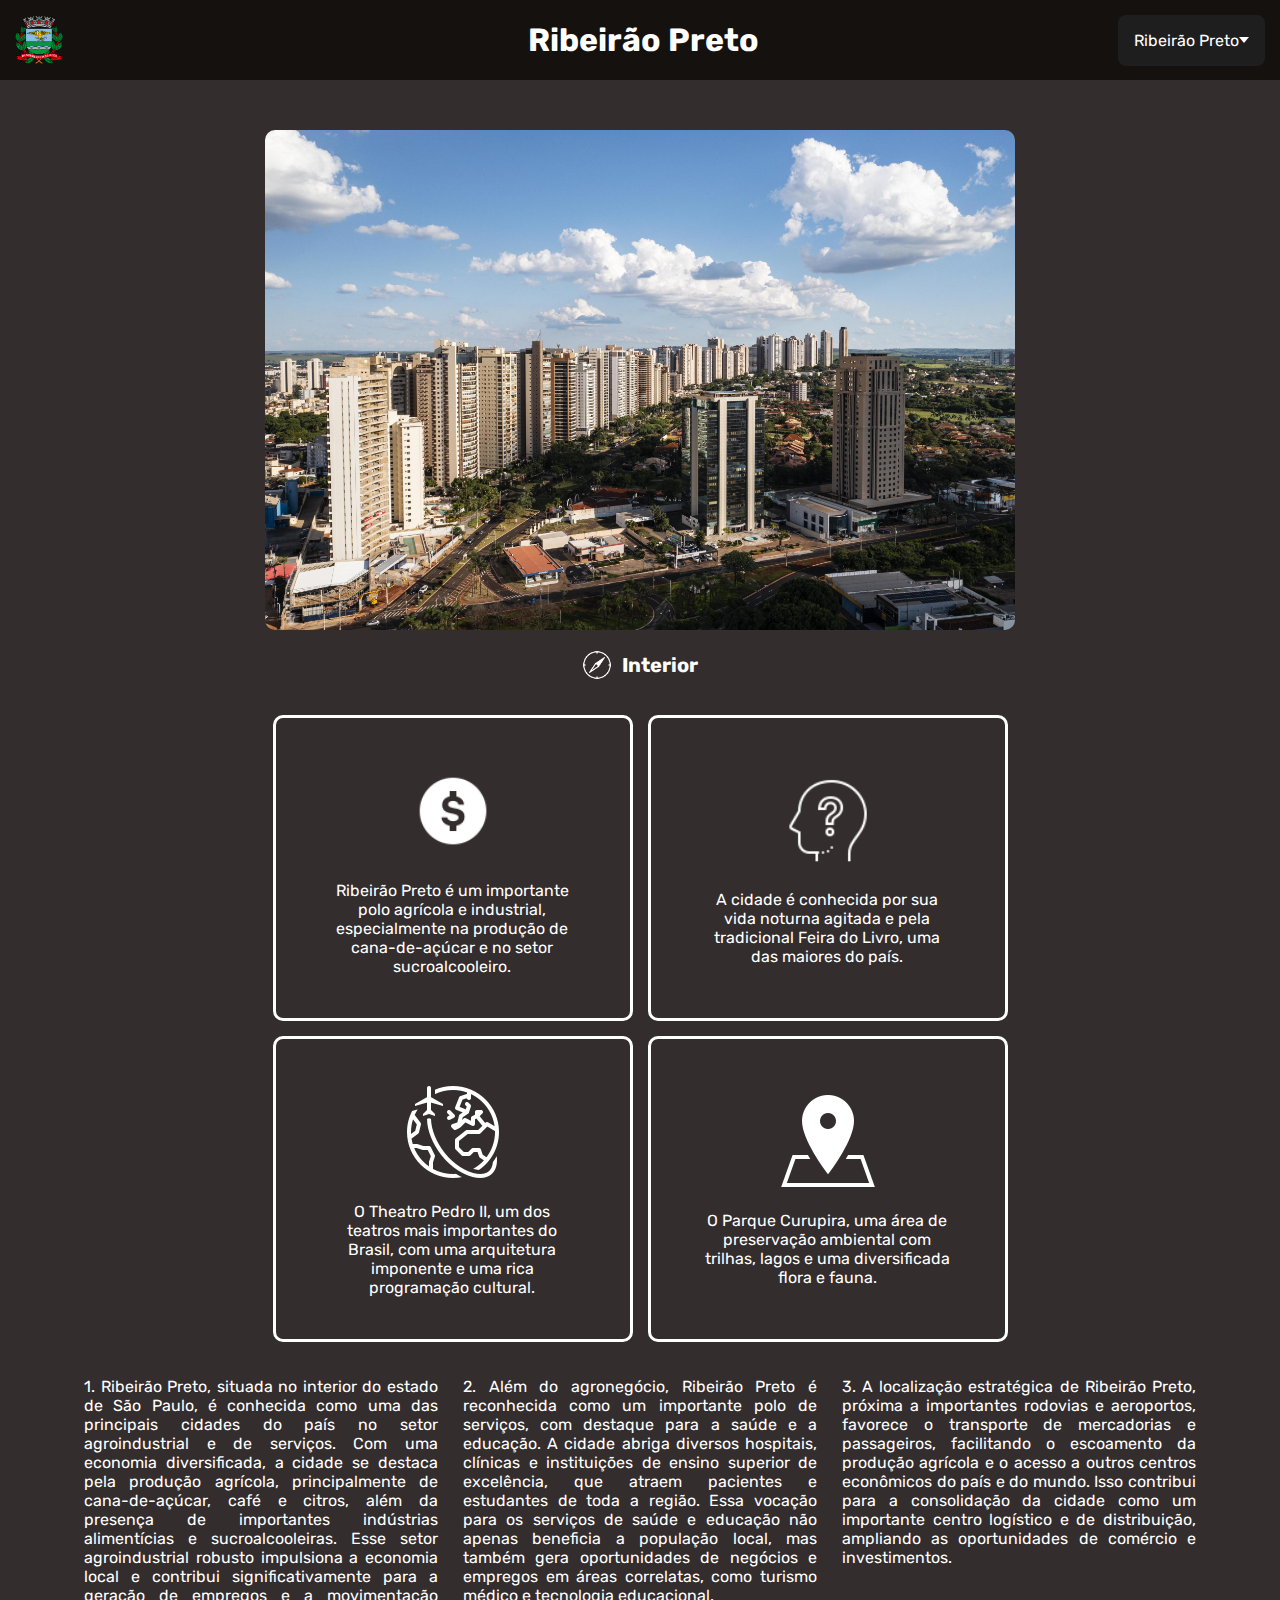
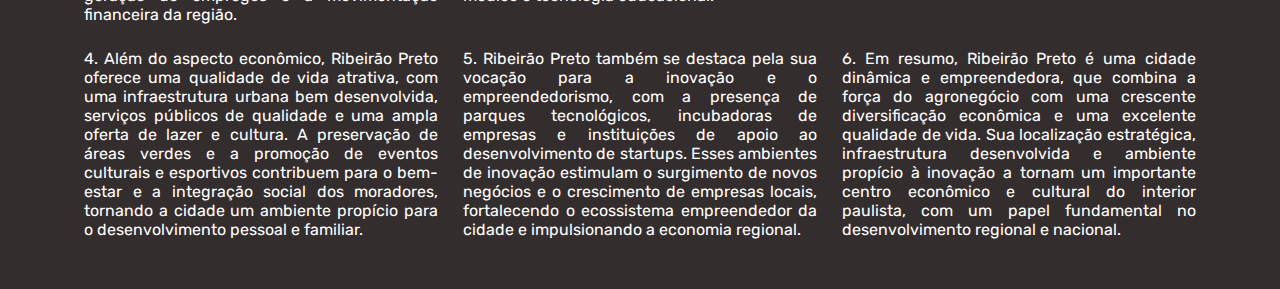
<file: pages/rpCity.html>
<!DOCTYPE html>
<html lang="en">
<head>
    <meta charset="UTF-8">
    <meta name="viewport" content="width=device-width, initial-scale=1.0">
    <meta name="author" content="Isaac Martins">
    <meta name="description" content="Ribeirão Preto City">
    <meta name="keywords" content="Cidade, Rica, Ribeirão Preto">
    <meta http-equiv="X-UA-Compatible" content="IE=7">
    <meta http-equiv="X-UA-Compatible" content="ie-edge">
    <title>Ribeirão Preto City</title>
    <link rel="stylesheet" href="../styles/City.css">
    <link rel="stylesheet" href="../styles/dropdown.css">
    <link rel="shortcut icon" href="../assets/brasao/RIBEIRAOPRETO-logo.png" type="image/x-icon">
    <link rel="preconnect" href="https://fonts.googleapis.com">
    <link rel="preconnect" href="https://fonts.gstatic.com" crossorigin>
    <link href="https://fonts.googleapis.com/css2?family=Rubik:ital,wght@0,300..900;1,300..900&display=swap" rel="stylesheet">
</head>
<body>
    <div class="headerDiv">
        <img class="citySpLogo" src="../assets/brasao/RIBEIRAOPRETO-logo.png" alt="Imagem Caracteristica do Estado de Ribeirão Preto">
        <h1>Ribeirão Preto</h1>
        <div class="dropdown">
            <div class="select">
                <span class="selected">Ribeirão Preto</span>
                <div class="caret"></div>
            </div>
            <ul class="menu">
                <a href="../index.html"><li>Home</li></a>
                <a href="spCity.html"><li>São Paulo</li></a>
                <a href="cpCity.html"><li>Campinas</li></a>
                <a href="sjCity.html"><li>São José dos Campos</li></a>
                <a href="stCity.html"><li>Santos</li></a>
                <a href="brCity.html"><li>Barueri</li></a>
                <a href="rpCity.html"><li class="selected">Ribeirão Preto</li></a>
                <a href="sbCity.html"><li>São Bernardo do Campo</li></a>
                <a href="jdCity.html"><li>Jundiaí</li></a>
                <a href="scCity.html"><li>São Caetano do Sul</li></a>
                <a href="saCity.html"><li>Santo André</li></a>
            </ul>
        </div>
    </div>
    <div class="contentSP">
            <div class="cityInfo">
                <img class="imgSpCity" src="../assets/cidades/RibeiraoPreto.jpg" alt="Imagem de Ribeirão Preto" width="750px" height="500px">
                <div class="regionCity">
                    <img src="../assets/bussola.png" alt="Imagem de bussola" class="compassIcon">
                    <h3>Interior</h3>
                </div>
            </div>
            <div class="squareGroup">
                <div class="squareDiv">
                    <div class="squareInfos">
                        <img src="../assets/moneyIcon.png" alt="">
                        <p>Ribeirão Preto é um importante polo agrícola e industrial, especialmente na produção de cana-de-açúcar e no setor sucroalcooleiro.</p>
                    </div>
                    <div class="squareInfos">
                        <img src="../assets/curiosityIcon.png" alt="">
                        <p>A cidade é conhecida por sua vida noturna agitada e pela tradicional Feira do Livro, uma das maiores do país.</p>
                    </div>
                </div>
                <div class="squareDiv">
                    <div class="squareInfos">
                        <img src="../assets/turismIcon.png" alt="">
                        <p>O Theatro Pedro II, um dos teatros mais importantes do Brasil, com uma arquitetura imponente e uma rica programação cultural.</p>
                    </div>
                    <div class="squareInfos">
                        <img src="../assets/pointIcon.png" alt="">
                        <p>O Parque Curupira, uma área de preservação ambiental com trilhas, lagos e uma diversificada flora e fauna.</p>
                    </div>
                </div>
            </div>
            
            <div class="textsDiv">
                <div class="textInfos">
                    <p>
                        1. Ribeirão Preto, situada no interior do estado de São Paulo, é conhecida como uma das principais cidades do país no setor agroindustrial e de serviços. Com uma economia diversificada, a cidade se destaca pela produção agrícola, principalmente de cana-de-açúcar, café e citros, além da presença de importantes indústrias alimentícias e sucroalcooleiras. Esse setor agroindustrial robusto impulsiona a economia local e contribui significativamente para a geração de empregos e a movimentação financeira da região.
                    </p>
                    <p>
                        2. Além do agronegócio, Ribeirão Preto é reconhecida como um importante polo de serviços, com destaque para a saúde e a educação. A cidade abriga diversos hospitais, clínicas e instituições de ensino superior de excelência, que atraem pacientes e estudantes de toda a região. Essa vocação para os serviços de saúde e educação não apenas beneficia a população local, mas também gera oportunidades de negócios e empregos em áreas correlatas, como turismo médico e tecnologia educacional.
                    </p>
                    <p>
                        3. A localização estratégica de Ribeirão Preto, próxima a importantes rodovias e aeroportos, favorece o transporte de mercadorias e passageiros, facilitando o escoamento da produção agrícola e o acesso a outros centros econômicos do país e do mundo. Isso contribui para a consolidação da cidade como um importante centro logístico e de distribuição, ampliando as oportunidades de comércio e investimentos.
                    </p>
                </div>
                <div class="textInfos">
                    <p>
                        4. Além do aspecto econômico, Ribeirão Preto oferece uma qualidade de vida atrativa, com uma infraestrutura urbana bem desenvolvida, serviços públicos de qualidade e uma ampla oferta de lazer e cultura. A preservação de áreas verdes e a promoção de eventos culturais e esportivos contribuem para o bem-estar e a integração social dos moradores, tornando a cidade um ambiente propício para o desenvolvimento pessoal e familiar.
                    </p>
                    <p>
                        5. Ribeirão Preto também se destaca pela sua vocação para a inovação e o empreendedorismo, com a presença de parques tecnológicos, incubadoras de empresas e instituições de apoio ao desenvolvimento de startups. Esses ambientes de inovação estimulam o surgimento de novos negócios e o crescimento de empresas locais, fortalecendo o ecossistema empreendedor da cidade e impulsionando a economia regional.
                    </p>
                    <p>
                        6. Em resumo, Ribeirão Preto é uma cidade dinâmica e empreendedora, que combina a força do agronegócio com uma crescente diversificação econômica e uma excelente qualidade de vida. Sua localização estratégica, infraestrutura desenvolvida e ambiente propício à inovação a tornam um importante centro econômico e cultural do interior paulista, com um papel fundamental no desenvolvimento regional e nacional.
                    </p>
                </div>
            </div>
    </div>
<!--
      <h2><li>São Bernardo do Campo</li></h2>
      <ul>
        <li>Região: ABC Paulista</li>
        <li>Motivo da Riqueza: São Bernardo do Campo possui uma forte base industrial, especialmente no setor automobilístico e metalúrgico.</li>
        <li>Curiosidades: A cidade foi um importante polo de resistência sindical durante o regime militar no Brasil.</li>
        <li>Ponto Turístico Famoso: O Parque Estoril, um parque urbano com áreas de lazer, trilhas ecológicas e eventos culturais.</li>
        <li>Lugar Importante: O Polo Petroquímico de Capuava, um dos maiores complexos petroquímicos do Brasil, que impulsiona a economia da região. </li>
      </ul> 
      
      <h2><li>Jundiaí</li></h2>
      <ul>
        <li>Região: Interior</li>
        <li>Motivo da Riqueza: Jundiaí é reconhecida pela sua diversificação econômica, com destaque para o setor de tecnologia, indústria farmacêutica e agronegócio.</li>
        <li>Curiosidades: A cidade é famosa por sua produção de uvas e vinhos, sendo conhecida como "Terra da Uva".</li>
        <li>Ponto Turístico Famoso: O Jardim Botânico de Jundiaí, um importante centro de pesquisa e conservação da flora brasileira.</li>
        <li>Lugar Importante: O Distrito Industrial de Jundiaí, que concentra empresas de diversos setores e contribui significativamente para a economia local, sendo um polo de geração de empregos e inovação tecnológica. </li>
      </ul>
      
      <h2><li>São Caetano do Sul</li></h2>
      <ul>
        <li>Região: ABC Paulista</li>
        <li>Motivo da Riqueza: São Caetano do Sul é conhecida por sua qualidade de vida e infraestrutura urbana, atraindo empresas de diversos setores, especialmente do ramo automobilístico e de serviços.</li>
        <li>Curiosidades: A cidade é famosa por sua tradição no futebol, sendo o berço do clube Associação Desportiva São Caetano.</li>
        <li>Ponto Turístico Famoso: O Espaço Verde Chico Mendes, um grande parque com área verde, lagos, quadras esportivas e pistas de caminhada.</li>
        <li>Lugar Importante: O Parque Tecnológico de São Caetano do Sul, que visa estimular a inovação e o empreendedorismo na região, fomentando o desenvolvimento econômico e tecnológico.</li>
      </ul>
      
      <h2><li>Alphaville (Barueri)</li></h2>
      <ul>
        <li>Região: Oeste Metropolitano</li>
        <li>Motivo da Riqueza: Alphaville é uma região planejada e um dos principais polos empresariais e residenciais do país, com uma infraestrutura moderna e de alto padrão.</li>
        <li>Curiosidades: O bairro é conhecido por sua segurança, áreas verdes e qualidade de vida, atraindo tanto empresas quanto moradores de alta renda.</li>
        <li>Ponto Turístico Famoso: O Shopping Iguatemi Alphaville, um dos principais centros de compras da região, com uma variedade de lojas, restaurantes e cinemas.</li>
        <li>Lugar Importante: O Centro Comercial Alphaville, um importante polo de negócios, com escritórios de grandes empresas, bancos, restaurantes e serviços variados.</li>
      </ul>
    </ol> -->

    <script src="../scripts/script.js"></script>
</body>
</html>
</file>
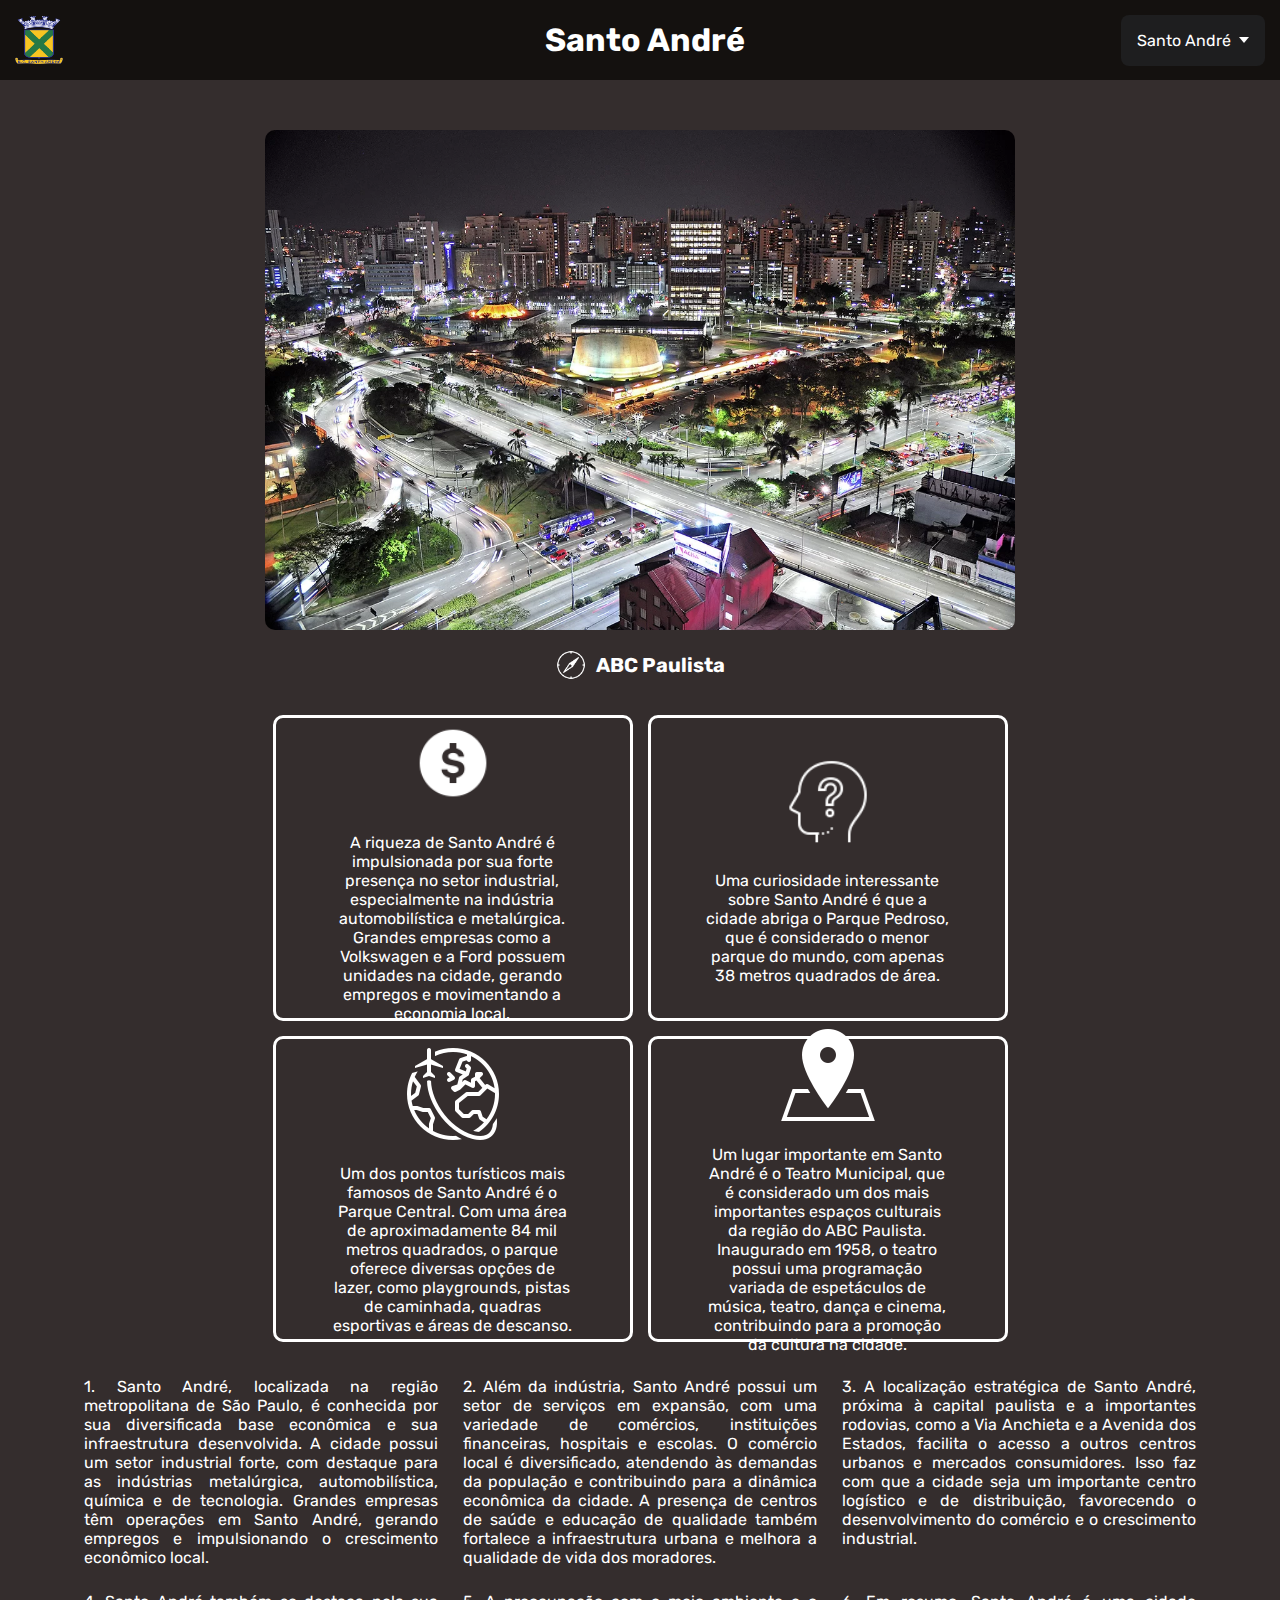
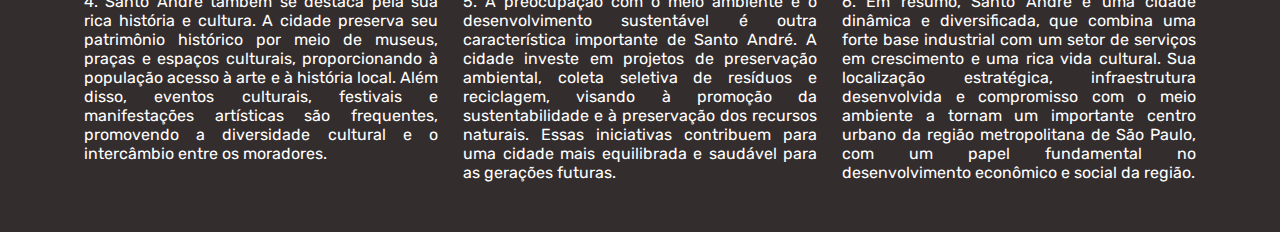
<file: pages/saCity.html>
<!DOCTYPE html>
<html lang="en">
<head>
    <meta charset="UTF-8">
    <meta name="viewport" content="width=device-width, initial-scale=1.0">
    <meta name="author" content="Isaac Martins">
    <meta name="description" content="Santo André City">
    <meta name="keywords" content="Cidade, Rica, Santo André">
    <meta http-equiv="X-UA-Compatible" content="IE=7">
    <meta http-equiv="X-UA-Compatible" content="ie-edge">
    <title>Santo André City</title>
    <link rel="stylesheet" href="../styles/City.css">
    <link rel="stylesheet" href="../styles/dropdown.css">
    <link rel="shortcut icon" href="../assets/brasao/SANTOANDRE-logo.png" type="image/x-icon">
    <link rel="preconnect" href="https://fonts.googleapis.com">
    <link rel="preconnect" href="https://fonts.gstatic.com" crossorigin>
    <link href="https://fonts.googleapis.com/css2?family=Rubik:ital,wght@0,300..900;1,300..900&display=swap" rel="stylesheet">
</head>
<body>
    <div class="headerDiv">
        <img class="citySpLogo" src="../assets/brasao/SANTOANDRE-logo.png" alt="Imagem Caracteristica do Estado de Santo André">
        <h1>Santo André</h1>
        <div class="dropdown">
            <div class="select">
                <span class="selected">Santo André</span>
                <div class="caret"></div>
            </div>
            <ul class="menu">
                <a href="../index.html"><li>Home</li></a>
                <a href="spCity.html"><li>São Paulo</li></a>
                <a href="cpCity.html"><li>Campinas</li></a>
                <a href="sjCity.html"><li>São José dos Campos</li></a>
                <a href="stCity.html"><li>Santos</li></a>
                <a href="brCity.html"><li>Barueri</li></a>
                <a href="rpCity.html"><li>Ribeirão Preto</li></a>
                <a href="sbCity.html"><li>São Bernardo do Campo</li></a>
                <a href="jdCity.html"><li>Jundiaí</li></a>
                <a href="scCity.html"><li>São Caetano do Sul</li></a>
                <a href="saCity.html"><li class="selected">Santo André</li></a>
            </ul>
        </div>
    </div>
    <div class="contentSP">
            <div class="cityInfo">
                <img class="imgSpCity" src="../assets/cidades/SantoAndre.webp" alt="Imagem de Santo André" width="750px" height="500px">
                <div class="regionCity">
                    <img src="../assets/bussola.png" alt="Imagem de bussola" class="compassIcon">
                    <h3>ABC Paulista</h3>
                </div>
            </div>
            <div class="squareGroup">
                <div class="squareDiv">
                    <div class="squareInfos">
                        <img src="../assets/moneyIcon.png" alt="">
                        <p>A riqueza de Santo André é impulsionada por sua forte presença no setor industrial, especialmente na indústria automobilística e metalúrgica. Grandes empresas como a Volkswagen e a Ford possuem unidades na cidade, gerando empregos e movimentando a economia local.</p>
                    </div>
                    <div class="squareInfos">
                        <img src="../assets/curiosityIcon.png" alt="">
                        <p>Uma curiosidade interessante sobre Santo André é que a cidade abriga o Parque Pedroso, que é considerado o menor parque do mundo, com apenas 38 metros quadrados de área.</p>
                    </div>
                </div>
                <div class="squareDiv">
                    <div class="squareInfos">
                        <img src="../assets/turismIcon.png" alt="">
                        <p>Um dos pontos turísticos mais famosos de Santo André é o Parque Central. Com uma área de aproximadamente 84 mil metros quadrados, o parque oferece diversas opções de lazer, como playgrounds, pistas de caminhada, quadras esportivas e áreas de descanso.</p>
                    </div>
                    <div class="squareInfos">
                        <img src="../assets/pointIcon.png" alt="">
                        <p>Um lugar importante em Santo André é o Teatro Municipal, que é considerado um dos mais importantes espaços culturais da região do ABC Paulista. Inaugurado em 1958, o teatro possui uma programação variada de espetáculos de música, teatro, dança e cinema, contribuindo para a promoção da cultura na cidade.</p>
                    </div>
                </div>
            </div>
            
            <div class="textsDiv">
                <div class="textInfos">
                    <p>
                        1. Santo André, localizada na região metropolitana de São Paulo, é conhecida por sua diversificada base econômica e sua infraestrutura desenvolvida. A cidade possui um setor industrial forte, com destaque para as indústrias metalúrgica, automobilística, química e de tecnologia. Grandes empresas têm operações em Santo André, gerando empregos e impulsionando o crescimento econômico local.
                    </p>
                    <p>
                        2. Além da indústria, Santo André possui um setor de serviços em expansão, com uma variedade de comércios, instituições financeiras, hospitais e escolas. O comércio local é diversificado, atendendo às demandas da população e contribuindo para a dinâmica econômica da cidade. A presença de centros de saúde e educação de qualidade também fortalece a infraestrutura urbana e melhora a qualidade de vida dos moradores.
                    </p>
                    <p>
                        3. A localização estratégica de Santo André, próxima à capital paulista e a importantes rodovias, como a Via Anchieta e a Avenida dos Estados, facilita o acesso a outros centros urbanos e mercados consumidores. Isso faz com que a cidade seja um importante centro logístico e de distribuição, favorecendo o desenvolvimento do comércio e o crescimento industrial.
                    </p>
                </div>
                <div class="textInfos">
                    <p>
                        4. Santo André também se destaca pela sua rica história e cultura. A cidade preserva seu patrimônio histórico por meio de museus, praças e espaços culturais, proporcionando à população acesso à arte e à história local. Além disso, eventos culturais, festivais e manifestações artísticas são frequentes, promovendo a diversidade cultural e o intercâmbio entre os moradores.
                    </p>
                    <p>
                        5. A preocupação com o meio ambiente e o desenvolvimento sustentável é outra característica importante de Santo André. A cidade investe em projetos de preservação ambiental, coleta seletiva de resíduos e reciclagem, visando à promoção da sustentabilidade e à preservação dos recursos naturais. Essas iniciativas contribuem para uma cidade mais equilibrada e saudável para as gerações futuras.
                    </p>
                    <p>
                        6. Em resumo, Santo André é uma cidade dinâmica e diversificada, que combina uma forte base industrial com um setor de serviços em crescimento e uma rica vida cultural. Sua localização estratégica, infraestrutura desenvolvida e compromisso com o meio ambiente a tornam um importante centro urbano da região metropolitana de São Paulo, com um papel fundamental no desenvolvimento econômico e social da região.
                    </p>
                </div>
            </div>
    </div>
    <script src="../scripts/script.js"></script>
</body>
</html>
</file>
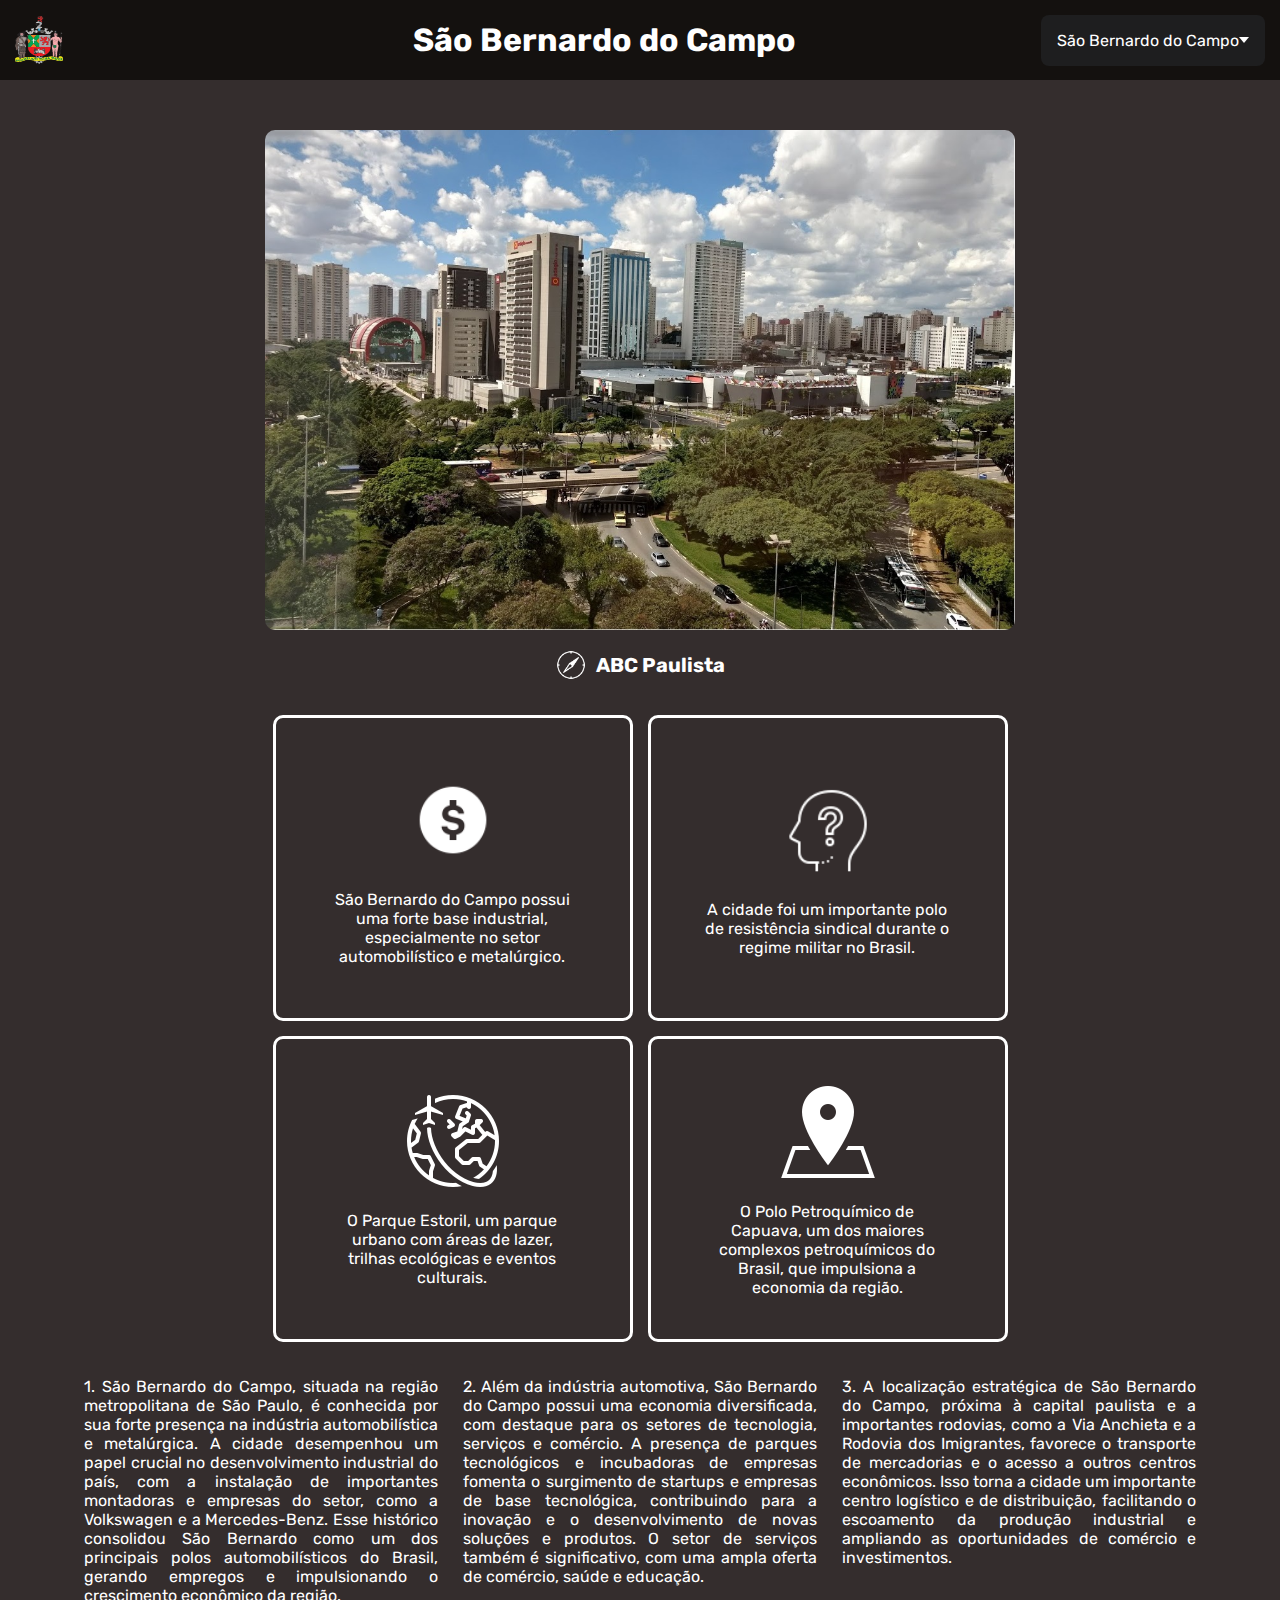
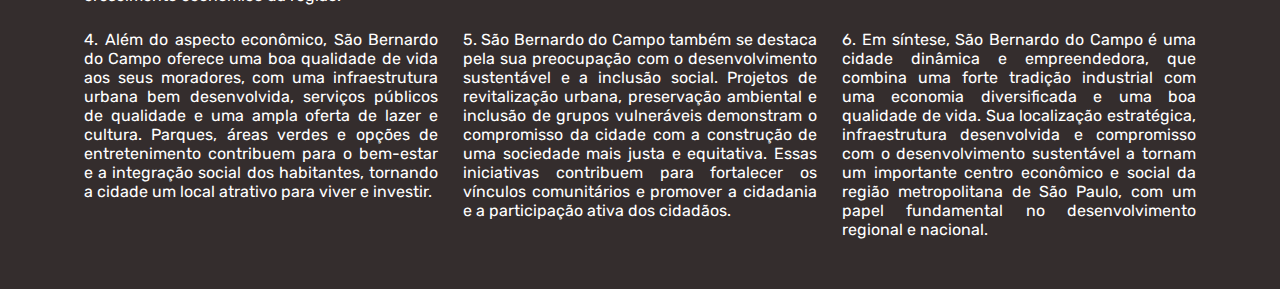
<file: pages/sbCity.html>
<!DOCTYPE html>
<html lang="en">
<head>
    <meta charset="UTF-8">
    <meta name="viewport" content="width=device-width, initial-scale=1.0">
    <meta name="author" content="Isaac Martins">
    <meta name="description" content="São Bernardo do Campo City">
    <meta name="keywords" content="Cidade, Rica, São Bernardo do Campo">
    <meta http-equiv="X-UA-Compatible" content="IE=7">
    <meta http-equiv="X-UA-Compatible" content="ie-edge">
    <title>São Bernardo do Campo City</title>
    <link rel="stylesheet" href="../styles/City.css">
    <link rel="stylesheet" href="../styles/dropdown.css">
    <link rel="shortcut icon" href="../assets/brasao/SAOBERNARDO-logo.png" type="image/x-icon">
    <link rel="preconnect" href="https://fonts.googleapis.com">
    <link rel="preconnect" href="https://fonts.gstatic.com" crossorigin>
    <link href="https://fonts.googleapis.com/css2?family=Rubik:ital,wght@0,300..900;1,300..900&display=swap" rel="stylesheet">
</head>
<body>
    <div class="headerDiv">
        <img class="citySpLogo" src="../assets/brasao/SAOBERNARDO-logo.png" alt="Imagem Caracteristica do Estado de São Bernardo do Campo">
        <h1>São Bernardo do Campo</h1>
        <div class="dropdown">
            <div class="select">
                <span class="selected">São Bernardo do Campo</span>
                <div class="caret"></div>
            </div>
            <ul class="menu">
                <a href="../index.html"><li>Home</li></a>
                <a href="spCity.html"><li>São Paulo</li></a>
                <a href="cpCity.html"><li>Campinas</li></a>
                <a href="sjCity.html"><li>São José dos Campos</li></a>
                <a href="stCity.html"><li>Santos</li></a>
                <a href="brCity.html"><li>Barueri</li></a>
                <a href="rpCity.html"><li>Ribeirão Preto</li></a>
                <a href="sbCity.html"><li class="selected">São Bernardo do Campo</li></a>
                <a href="jdCity.html"><li>Jundiaí</li></a>
                <a href="scCity.html"><li>São Caetano do Sul</li></a>
                <a href="saCity.html"><li>Santo André</li></a>
            </ul>
        </div>
    </div>
    <div class="contentSP">
            <div class="cityInfo">
                <img class="imgSpCity" src="../assets/cidades/SaoBernardodoCampo.jpg" alt="Imagem de São Bernardo do Campo" width="750px" height="500px">
                <div class="regionCity">
                    <img src="../assets/bussola.png" alt="Imagem de bussola" class="compassIcon">
                    <h3>ABC Paulista</h3>
                </div>
            </div>
            <div class="squareGroup">
                <div class="squareDiv">
                    <div class="squareInfos">
                        <img src="../assets/moneyIcon.png" alt="">
                        <p>São Bernardo do Campo possui uma forte base industrial, especialmente no setor automobilístico e metalúrgico.</p>
                    </div>
                    <div class="squareInfos">
                        <img src="../assets/curiosityIcon.png" alt="">
                        <p>A cidade foi um importante polo de resistência sindical durante o regime militar no Brasil.</p>
                    </div>
                </div>
                <div class="squareDiv">
                    <div class="squareInfos">
                        <img src="../assets/turismIcon.png" alt="">
                        <p>O Parque Estoril, um parque urbano com áreas de lazer, trilhas ecológicas e eventos culturais.</p>
                    </div>
                    <div class="squareInfos">
                        <img src="../assets/pointIcon.png" alt="">
                        <p>O Polo Petroquímico de Capuava, um dos maiores complexos petroquímicos do Brasil, que impulsiona a economia da região.</p>
                    </div>
                </div>
            </div>
            
            <div class="textsDiv">
                <div class="textInfos">
                    <p>
                        1. São Bernardo do Campo, situada na região metropolitana de São Paulo, é conhecida por sua forte presença na indústria automobilística e metalúrgica. A cidade desempenhou um papel crucial no desenvolvimento industrial do país, com a instalação de importantes montadoras e empresas do setor, como a Volkswagen e a Mercedes-Benz. Esse histórico consolidou São Bernardo como um dos principais polos automobilísticos do Brasil, gerando empregos e impulsionando o crescimento econômico da região.
                    </p>
                    <p>
                        2. Além da indústria automotiva, São Bernardo do Campo possui uma economia diversificada, com destaque para os setores de tecnologia, serviços e comércio. A presença de parques tecnológicos e incubadoras de empresas fomenta o surgimento de startups e empresas de base tecnológica, contribuindo para a inovação e o desenvolvimento de novas soluções e produtos. O setor de serviços também é significativo, com uma ampla oferta de comércio, saúde e educação.
                    </p>
                    <p>
                        3. A localização estratégica de São Bernardo do Campo, próxima à capital paulista e a importantes rodovias, como a Via Anchieta e a Rodovia dos Imigrantes, favorece o transporte de mercadorias e o acesso a outros centros econômicos. Isso torna a cidade um importante centro logístico e de distribuição, facilitando o escoamento da produção industrial e ampliando as oportunidades de comércio e investimentos.
                    </p>
                </div>
                <div class="textInfos">
                    <p>
                        4. Além do aspecto econômico, São Bernardo do Campo oferece uma boa qualidade de vida aos seus moradores, com uma infraestrutura urbana bem desenvolvida, serviços públicos de qualidade e uma ampla oferta de lazer e cultura. Parques, áreas verdes e opções de entretenimento contribuem para o bem-estar e a integração social dos habitantes, tornando a cidade um local atrativo para viver e investir.
                    </p>
                    <p>
                        5. São Bernardo do Campo também se destaca pela sua preocupação com o desenvolvimento sustentável e a inclusão social. Projetos de revitalização urbana, preservação ambiental e inclusão de grupos vulneráveis demonstram o compromisso da cidade com a construção de uma sociedade mais justa e equitativa. Essas iniciativas contribuem para fortalecer os vínculos comunitários e promover a cidadania e a participação ativa dos cidadãos.
                    </p>
                    <p>
                        6. Em síntese, São Bernardo do Campo é uma cidade dinâmica e empreendedora, que combina uma forte tradição industrial com uma economia diversificada e uma boa qualidade de vida. Sua localização estratégica, infraestrutura desenvolvida e compromisso com o desenvolvimento sustentável a tornam um importante centro econômico e social da região metropolitana de São Paulo, com um papel fundamental no desenvolvimento regional e nacional.
                    </p>
                </div>
            </div>
    </div>
<!--      
      <h2><li>Jundiaí</li></h2>
      <ul>
        <li>Região: Interior</li>
        <li>Motivo da Riqueza: Jundiaí é reconhecida pela sua diversificação econômica, com destaque para o setor de tecnologia, indústria farmacêutica e agronegócio.</li>
        <li>Curiosidades: A cidade é famosa por sua produção de uvas e vinhos, sendo conhecida como "Terra da Uva".</li>
        <li>Ponto Turístico Famoso: O Jardim Botânico de Jundiaí, um importante centro de pesquisa e conservação da flora brasileira.</li>
        <li>Lugar Importante: O Distrito Industrial de Jundiaí, que concentra empresas de diversos setores e contribui significativamente para a economia local, sendo um polo de geração de empregos e inovação tecnológica. </li>
      </ul>
      
      <h2><li>São Caetano do Sul</li></h2>
      <ul>
        <li>Região: ABC Paulista</li>
        <li>Motivo da Riqueza: São Caetano do Sul é conhecida por sua qualidade de vida e infraestrutura urbana, atraindo empresas de diversos setores, especialmente do ramo automobilístico e de serviços.</li>
        <li>Curiosidades: A cidade é famosa por sua tradição no futebol, sendo o berço do clube Associação Desportiva São Caetano.</li>
        <li>Ponto Turístico Famoso: O Espaço Verde Chico Mendes, um grande parque com área verde, lagos, quadras esportivas e pistas de caminhada.</li>
        <li>Lugar Importante: O Parque Tecnológico de São Caetano do Sul, que visa estimular a inovação e o empreendedorismo na região, fomentando o desenvolvimento econômico e tecnológico.</li>
      </ul>
      
      <h2><li>Alphaville (Barueri)</li></h2>
      <ul>
        <li>Região: Oeste Metropolitano</li>
        <li>Motivo da Riqueza: Alphaville é uma região planejada e um dos principais polos empresariais e residenciais do país, com uma infraestrutura moderna e de alto padrão.</li>
        <li>Curiosidades: O bairro é conhecido por sua segurança, áreas verdes e qualidade de vida, atraindo tanto empresas quanto moradores de alta renda.</li>
        <li>Ponto Turístico Famoso: O Shopping Iguatemi Alphaville, um dos principais centros de compras da região, com uma variedade de lojas, restaurantes e cinemas.</li>
        <li>Lugar Importante: O Centro Comercial Alphaville, um importante polo de negócios, com escritórios de grandes empresas, bancos, restaurantes e serviços variados.</li>
      </ul>
    </ol> -->

    <script src="../scripts/script.js"></script>
</body>
</html>
</file>
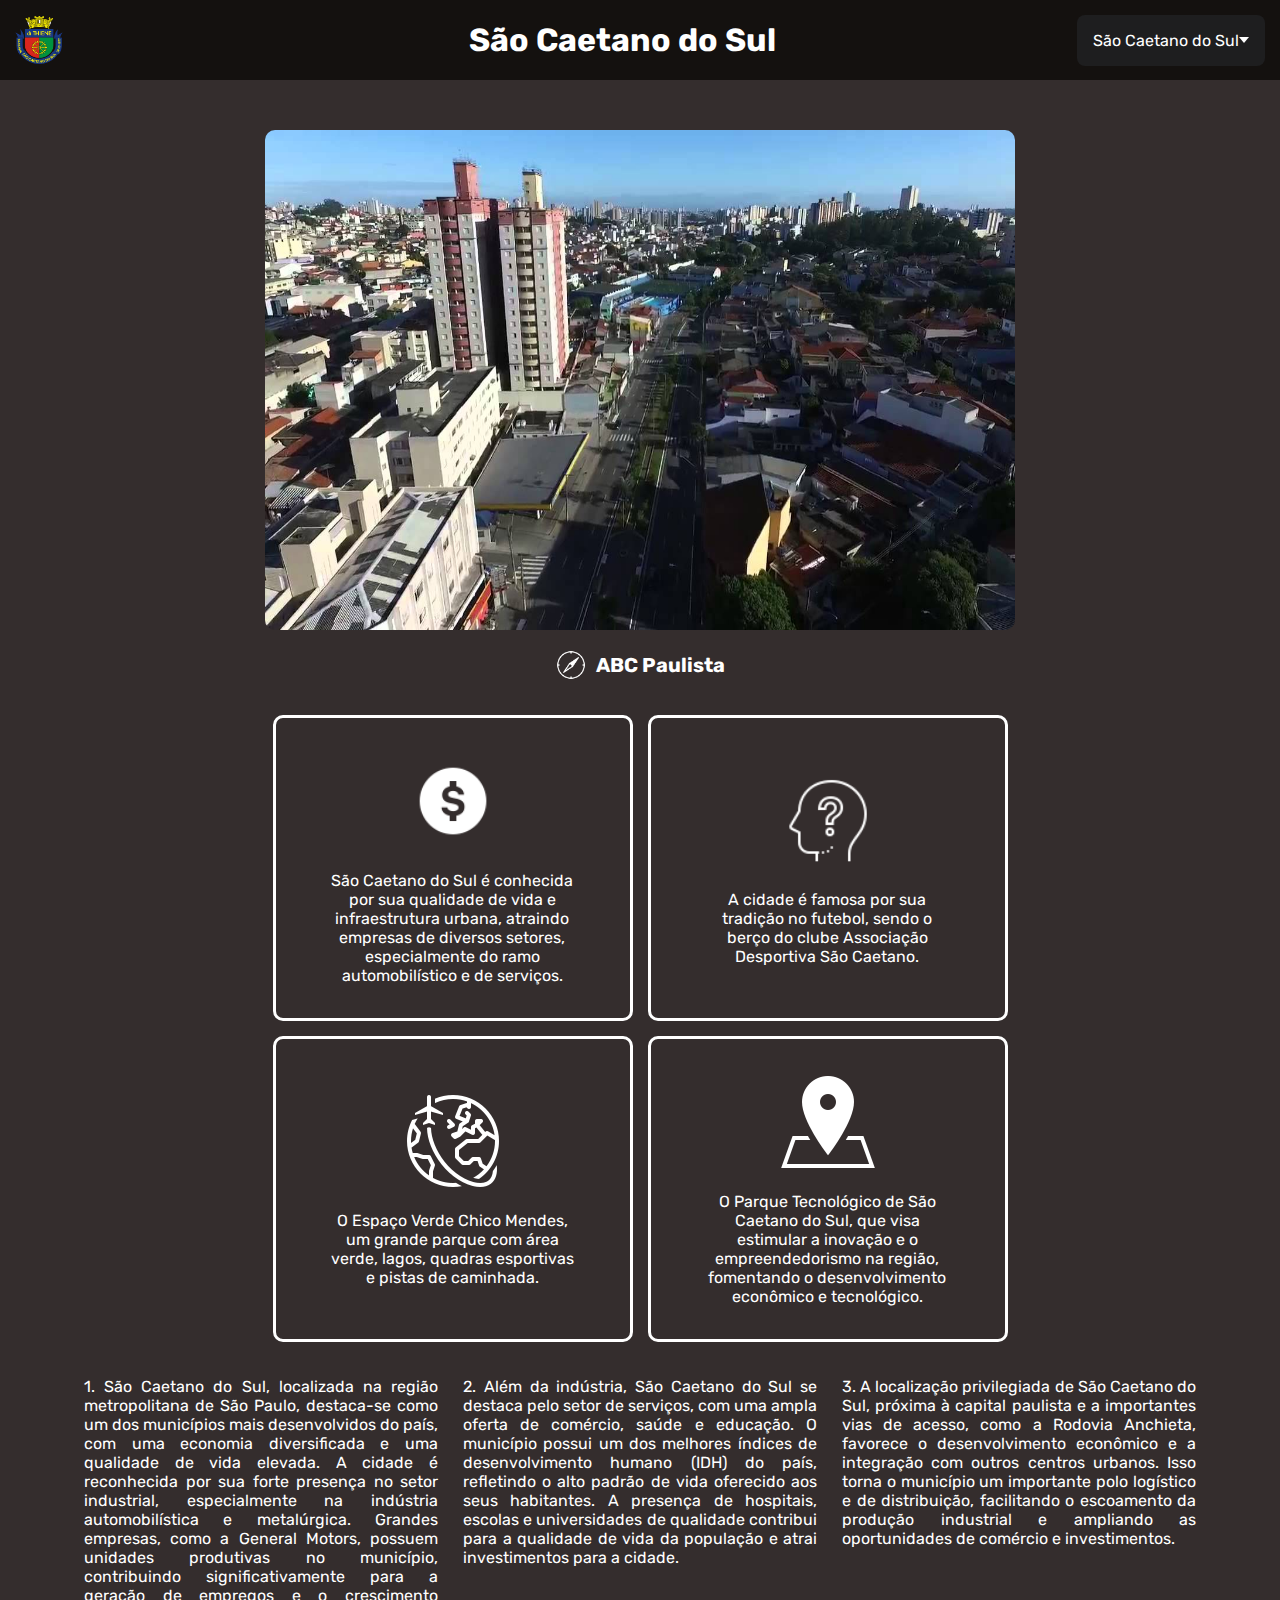
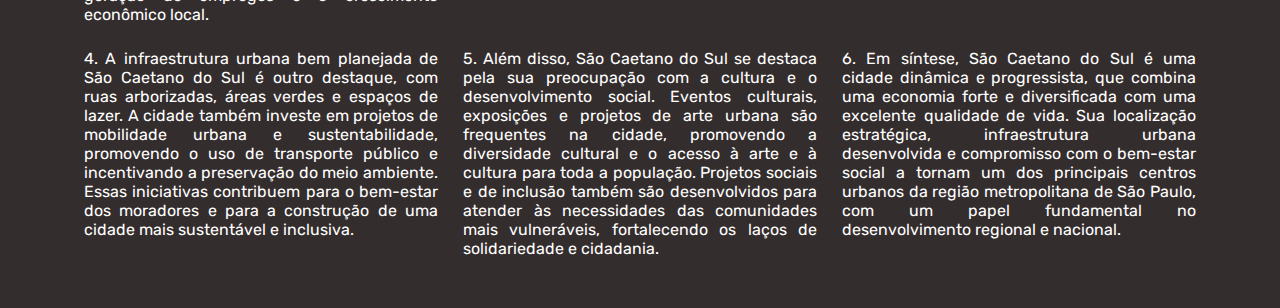
<file: pages/scCity.html>
<!DOCTYPE html>
<html lang="en">
<head>
    <meta charset="UTF-8">
    <meta name="viewport" content="width=device-width, initial-scale=1.0">
    <meta name="author" content="Isaac Martins">
    <meta name="description" content="São Caetano do Sul City">
    <meta name="keywords" content="Cidade, Rica, São Caetano do Sul">
    <meta http-equiv="X-UA-Compatible" content="IE=7">
    <meta http-equiv="X-UA-Compatible" content="ie-edge">
    <title>São Caetano do Sul City</title>
    <link rel="stylesheet" href="../styles/City.css">
    <link rel="stylesheet" href="../styles/dropdown.css">
    <link rel="shortcut icon" href="../assets/brasao/SAOCAETANO-logo.png" type="image/x-icon">
    <link rel="preconnect" href="https://fonts.googleapis.com">
    <link rel="preconnect" href="https://fonts.gstatic.com" crossorigin>
    <link href="https://fonts.googleapis.com/css2?family=Rubik:ital,wght@0,300..900;1,300..900&display=swap" rel="stylesheet">
</head>
<body>
    <div class="headerDiv">
        <img class="citySpLogo" src="../assets/brasao/SAOCAETANO-logo.png" alt="Imagem Caracteristica do Estado de São Caetano do Sul">
        <h1>São Caetano do Sul</h1>
        <div class="dropdown">
            <div class="select">
                <span class="selected">São Caetano do Sul</span>
                <div class="caret"></div>
            </div>
            <ul class="menu">
                <a href="../index.html"><li>Home</li></a>
                <a href="spCity.html"><li>São Paulo</li></a>
                <a href="cpCity.html"><li>Campinas</li></a>
                <a href="sjCity.html"><li>São José dos Campos</li></a>
                <a href="stCity.html"><li>Santos</li></a>
                <a href="brCity.html"><li>Barueri</li></a>
                <a href="rpCity.html"><li>Ribeirão Preto</li></a>
                <a href="sbCity.html"><li>São Bernardo do Campo</li></a>
                <a href="jdCity.html"><li>Jundiaí</li></a>
                <a href="scCity.html"><li class="selected">São Caetano do Sul</li></a>
                <a href="saCity.html"><li>Santo André</li></a>
            </ul>
        </div>
    </div>
    <div class="contentSP">
            <div class="cityInfo">
                <img class="imgSpCity" src="../assets/cidades/SaoCaetanodoSul.jpg" alt="São Caetano do Sul" width="750px" height="500px">
                <div class="regionCity">
                    <img src="../assets/bussola.png" alt="Imagem de bussola" class="compassIcon">
                    <h3>ABC Paulista</h3>
                </div>
            </div>
            <div class="squareGroup">
                <div class="squareDiv">
                    <div class="squareInfos">
                        <img src="../assets/moneyIcon.png" alt="">
                        <p>São Caetano do Sul é conhecida por sua qualidade de vida e infraestrutura urbana, atraindo empresas de diversos setores, especialmente do ramo automobilístico e de serviços.</p>
                    </div>
                    <div class="squareInfos">
                        <img src="../assets/curiosityIcon.png" alt="">
                        <p>A cidade é famosa por sua tradição no futebol, sendo o berço do clube Associação Desportiva São Caetano.</p>
                    </div>
                </div>
                <div class="squareDiv">
                    <div class="squareInfos">
                        <img src="../assets/turismIcon.png" alt="">
                        <p>O Espaço Verde Chico Mendes, um grande parque com área verde, lagos, quadras esportivas e pistas de caminhada.</p>
                    </div>
                    <div class="squareInfos">
                        <img src="../assets/pointIcon.png" alt="">
                        <p>O Parque Tecnológico de São Caetano do Sul, que visa estimular a inovação e o empreendedorismo na região, fomentando o desenvolvimento econômico e tecnológico.</p>
                    </div>
                </div>
            </div>
            
            <div class="textsDiv">
                <div class="textInfos">
                    <p>
                        1. São Caetano do Sul, localizada na região metropolitana de São Paulo, destaca-se como um dos municípios mais desenvolvidos do país, com uma economia diversificada e uma qualidade de vida elevada. A cidade é reconhecida por sua forte presença no setor industrial, especialmente na indústria automobilística e metalúrgica. Grandes empresas, como a General Motors, possuem unidades produtivas no município, contribuindo significativamente para a geração de empregos e o crescimento econômico local.
                    </p>
                    <p>
                        2. Além da indústria, São Caetano do Sul se destaca pelo setor de serviços, com uma ampla oferta de comércio, saúde e educação. O município possui um dos melhores índices de desenvolvimento humano (IDH) do país, refletindo o alto padrão de vida oferecido aos seus habitantes. A presença de hospitais, escolas e universidades de qualidade contribui para a qualidade de vida da população e atrai investimentos para a cidade.
                    </p>
                    <p>
                        3. A localização privilegiada de São Caetano do Sul, próxima à capital paulista e a importantes vias de acesso, como a Rodovia Anchieta, favorece o desenvolvimento econômico e a integração com outros centros urbanos. Isso torna o município um importante polo logístico e de distribuição, facilitando o escoamento da produção industrial e ampliando as oportunidades de comércio e investimentos.
                    </p>
                </div>
                <div class="textInfos">
                    <p>
                        4. A infraestrutura urbana bem planejada de São Caetano do Sul é outro destaque, com ruas arborizadas, áreas verdes e espaços de lazer. A cidade também investe em projetos de mobilidade urbana e sustentabilidade, promovendo o uso de transporte público e incentivando a preservação do meio ambiente. Essas iniciativas contribuem para o bem-estar dos moradores e para a construção de uma cidade mais sustentável e inclusiva.
                    </p>
                    <p>
                        5. Além disso, São Caetano do Sul se destaca pela sua preocupação com a cultura e o desenvolvimento social. Eventos culturais, exposições e projetos de arte urbana são frequentes na cidade, promovendo a diversidade cultural e o acesso à arte e à cultura para toda a população. Projetos sociais e de inclusão também são desenvolvidos para atender às necessidades das comunidades mais vulneráveis, fortalecendo os laços de solidariedade e cidadania.
                    </p>
                    <p>
                        6. Em síntese, São Caetano do Sul é uma cidade dinâmica e progressista, que combina uma economia forte e diversificada com uma excelente qualidade de vida. Sua localização estratégica, infraestrutura urbana desenvolvida e compromisso com o bem-estar social a tornam um dos principais centros urbanos da região metropolitana de São Paulo, com um papel fundamental no desenvolvimento regional e nacional.
                    </p>
                </div>
            </div>
    </div>
    <script src="../scripts/script.js"></script>
</body>
</html>
</file>
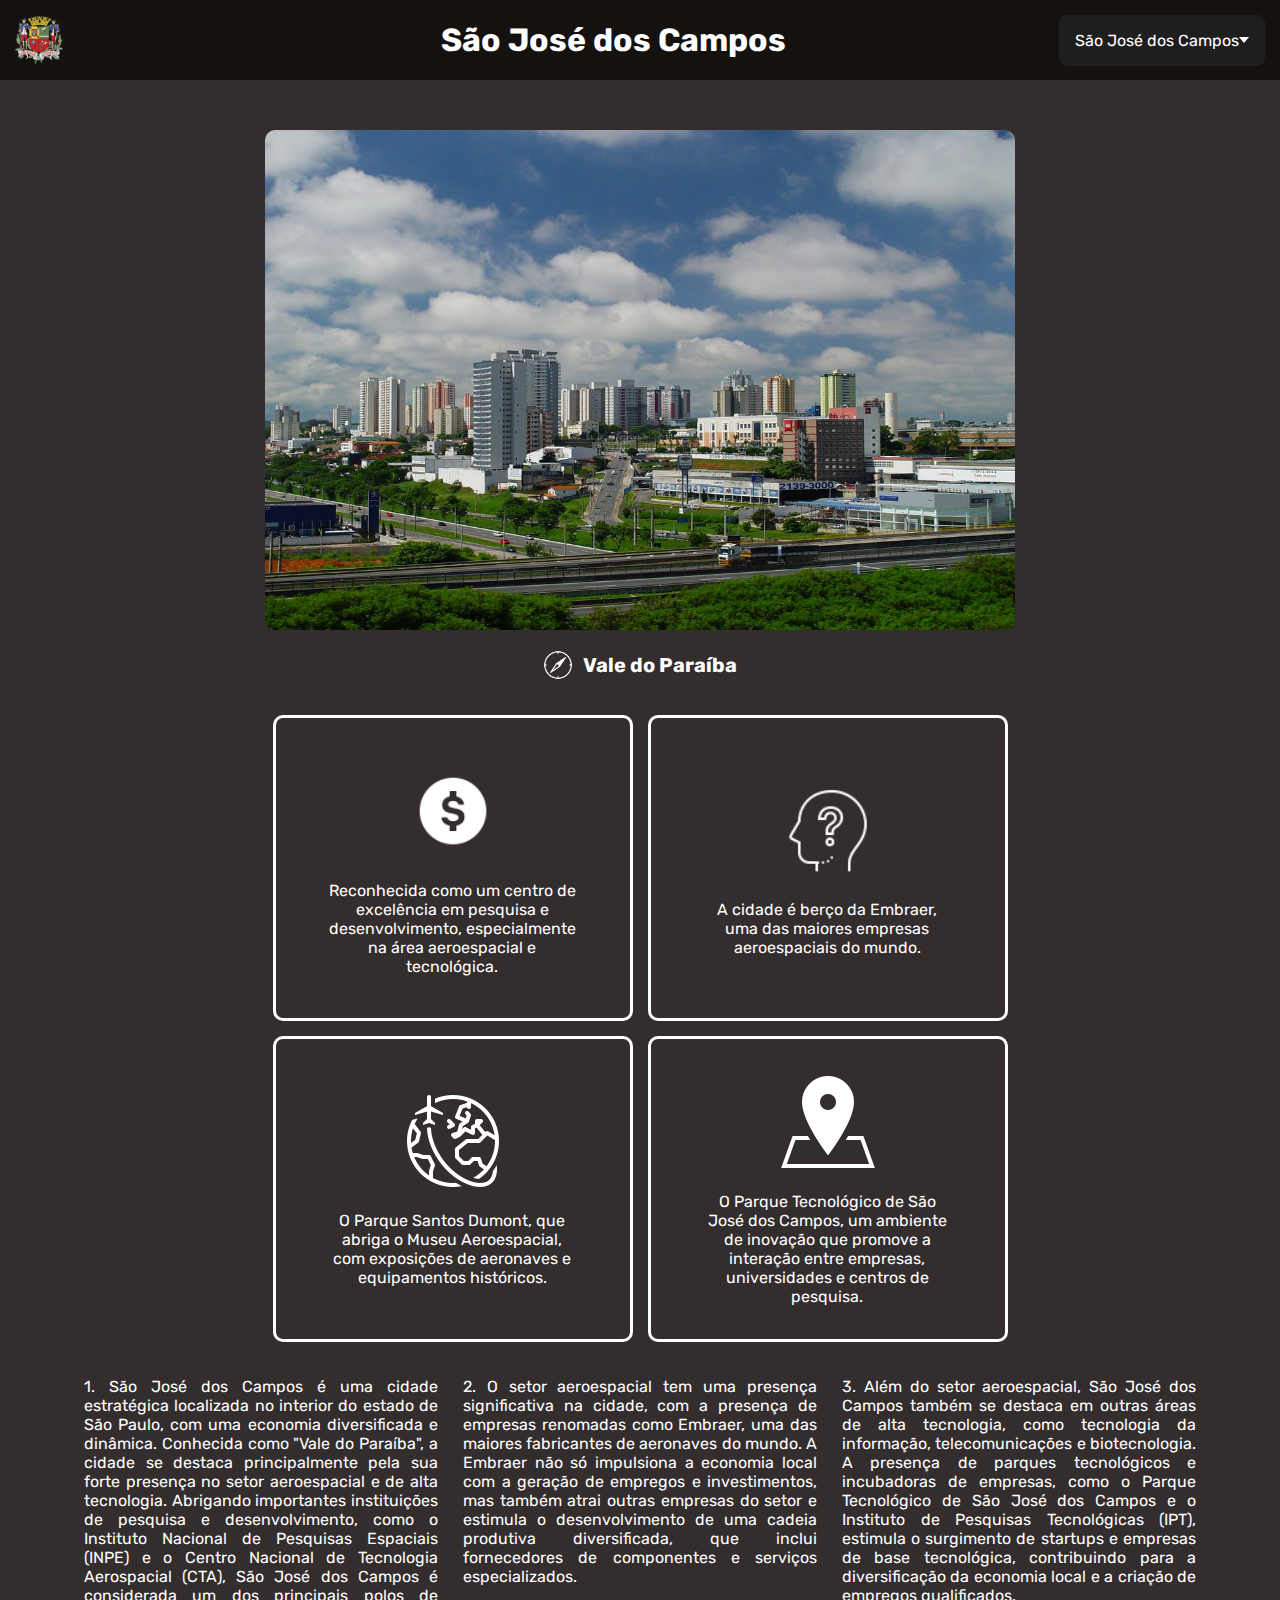
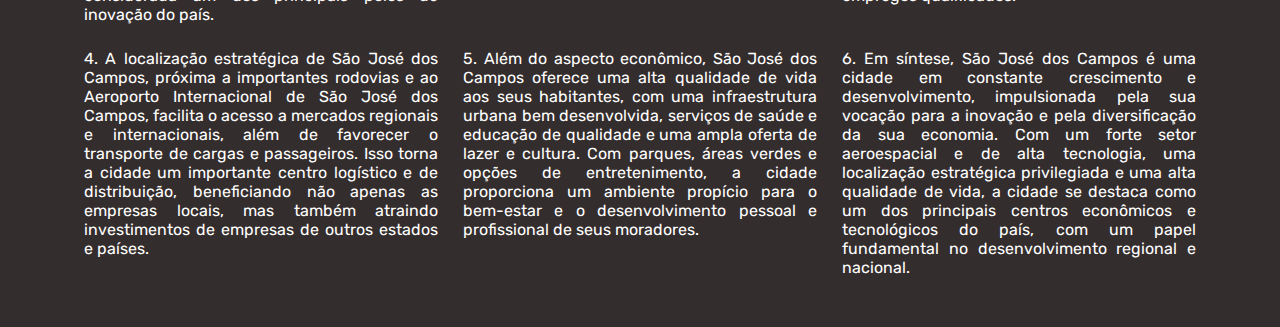
<file: pages/sjCity.html>
<!DOCTYPE html>
<html lang="en">
<head>
    <meta charset="UTF-8">
    <meta name="viewport" content="width=device-width, initial-scale=1.0">
    <meta name="author" content="Isaac Martins">
    <meta name="description" content="São José dos Campos City">
    <meta name="keywords" content="Cidade, Rica, São José dos Campos">
    <meta http-equiv="X-UA-Compatible" content="IE=7">
    <meta http-equiv="X-UA-Compatible" content="ie-edge">
    <title>São José dos Campos City</title>
    <link rel="stylesheet" href="../styles/City.css">
    <link rel="stylesheet" href="../styles/dropdown.css">
    <link rel="shortcut icon" href="../assets/brasao/SAOJOSE-logo.png" type="image/x-icon">
    <link rel="preconnect" href="https://fonts.googleapis.com">
    <link rel="preconnect" href="https://fonts.gstatic.com" crossorigin>
    <link href="https://fonts.googleapis.com/css2?family=Rubik:ital,wght@0,300..900;1,300..900&display=swap" rel="stylesheet">
</head>
<body>
    <div class="headerDiv">
        <img class="citySpLogo" src="../assets/brasao/SAOJOSE-logo.png" alt="Imagem Caracteristica do Estado de São José dos Campos">
        <h1>São José dos Campos</h1>
        <div class="dropdown">
            <div class="select">
                <span class="selected">São José dos Campos</span>
                <div class="caret"></div>
            </div>
            <ul class="menu">
                <a href="../index.html"><li>Home</li></a>
                <a href="spCity.html"><li>São Paulo</li></a>
                <a href="cpCity.html"><li>Campinas</li></a>
                <a href="sjCity.html"><li class="selected">São José dos Campos</li></a>
                <a href="stCity.html"><li>Santos</li></a>
                <a href="brCity.html"><li>Barueri</li></a>
                <a href="rpCity.html"><li>Ribeirão Preto</li></a>
                <a href="sbCity.html"><li>São Bernardo do Campo</li></a>
                <a href="jdCity.html"><li>Jundiaí</li></a>
                <a href="scCity.html"><li>São Caetano do Sul</li></a>
                <a href="saCity.html"><li>Santo André</li></a>
            </ul>
        </div>
    </div>
    <div class="contentSP">
            <div class="cityInfo">
                <img class="imgSpCity" src="../assets/cidades/SJCampos.jpg" alt="Imagem de São José dos Campos" width="750px" height="500px">
                <div class="regionCity">
                    <img src="../assets/bussola.png" alt="Imagem de bussola" class="compassIcon">
                    <h3>Vale do Paraíba</h3>
                </div>
            </div>
            <div class="squareGroup">
                <div class="squareDiv">
                    <div class="squareInfos">
                        <img src="../assets/moneyIcon.png" alt="">
                        <p>Reconhecida como um centro de excelência em pesquisa e desenvolvimento, especialmente na área aeroespacial e tecnológica.</p>
                    </div>
                    <div class="squareInfos">
                        <img src="../assets/curiosityIcon.png" alt="">
                        <p>A cidade é berço da Embraer, uma das maiores empresas aeroespaciais do mundo.</p>
                    </div>
                </div>
                <div class="squareDiv">
                    <div class="squareInfos">
                        <img src="../assets/turismIcon.png" alt="">
                        <p>O Parque Santos Dumont, que abriga o Museu Aeroespacial, com exposições de aeronaves e equipamentos históricos.</p>
                    </div>
                    <div class="squareInfos">
                        <img src="../assets/pointIcon.png" alt="">
                        <p>O Parque Tecnológico de São José dos Campos, um ambiente de inovação que promove a interação entre empresas, universidades e centros de pesquisa.</p>
                    </div>
                </div>
            </div>
            
            <div class="textsDiv">
                <div class="textInfos">
                    <p>
                        1. 
                        São José dos Campos é uma cidade estratégica localizada no interior do estado de São Paulo, com uma economia diversificada e dinâmica. Conhecida como "Vale do Paraíba", a cidade se destaca principalmente pela sua forte presença no setor aeroespacial e de alta tecnologia. Abrigando importantes instituições de pesquisa e desenvolvimento, como o Instituto Nacional de Pesquisas Espaciais (INPE) e o Centro Nacional de Tecnologia Aerospacial (CTA), São José dos Campos é considerada um dos principais polos de inovação do país.
                    </p>
                    <p>
                        2. O setor aeroespacial tem uma presença significativa na cidade, com a presença de empresas renomadas como Embraer, uma das maiores fabricantes de aeronaves do mundo. A Embraer não só impulsiona a economia local com a geração de empregos e investimentos, mas também atrai outras empresas do setor e estimula o desenvolvimento de uma cadeia produtiva diversificada, que inclui fornecedores de componentes e serviços especializados.
                    </p>
                    <p>
                        3. Além do setor aeroespacial, São José dos Campos também se destaca em outras áreas de alta tecnologia, como tecnologia da informação, telecomunicações e biotecnologia. A presença de parques tecnológicos e incubadoras de empresas, como o Parque Tecnológico de São José dos Campos e o Instituto de Pesquisas Tecnológicas (IPT), estimula o surgimento de startups e empresas de base tecnológica, contribuindo para a diversificação da economia local e a criação de empregos qualificados.
                    </p>
                </div>
                <div class="textInfos">
                    <p>
                        4. A localização estratégica de São José dos Campos, próxima a importantes rodovias e ao Aeroporto Internacional de São José dos Campos, facilita o acesso a mercados regionais e internacionais, além de favorecer o transporte de cargas e passageiros. Isso torna a cidade um importante centro logístico e de distribuição, beneficiando não apenas as empresas locais, mas também atraindo investimentos de empresas de outros estados e países.                    
                    </p>
                    <p>
                        5. Além do aspecto econômico, São José dos Campos oferece uma alta qualidade de vida aos seus habitantes, com uma infraestrutura urbana bem desenvolvida, serviços de saúde e educação de qualidade e uma ampla oferta de lazer e cultura. Com parques, áreas verdes e opções de entretenimento, a cidade proporciona um ambiente propício para o bem-estar e o desenvolvimento pessoal e profissional de seus moradores.
                    </p>
                    <p>
                        6. Em síntese, São José dos Campos é uma cidade em constante crescimento e desenvolvimento, impulsionada pela sua vocação para a inovação e pela diversificação da sua economia. Com um forte setor aeroespacial e de alta tecnologia, uma localização estratégica privilegiada e uma alta qualidade de vida, a cidade se destaca como um dos principais centros econômicos e tecnológicos do país, com um papel fundamental no desenvolvimento regional e nacional.
                    </p>
                </div>
            </div>
    </div>
<!--
      <h2><li>Santos</li></h2>
      <ul>
        <li>Região: Litoral</li>
        <li>Motivo da Riqueza: O Porto de Santos é o maior porto da América Latina e um dos mais movimentados do mundo, sendo um importante centro logístico e de comércio internacional.</li>
        <li>Curiosidades: Santos é conhecida por suas praias, pelo maior jardim de praia do mundo e pelo Museu Pelé, dedicado ao famoso jogador de futebol.</li>
        <li>Ponto Turístico Famoso: O Aquário Municipal de Santos, um dos maiores aquários da América Latina, com uma grande variedade de espécies marinhas.</li>
        <li>Lugar Importante: O Complexo Portuário de Santos, que abrange várias instalações portuárias e contribui significativamente para a economia da cidade e do país.</li>
      </ul>

      <h2><li>Barueri</li></h2>
      <ul>
        <li>Região: Oeste Metropolitano</li>
        <li>Motivo da Riqueza: Barueri é um importante centro empresarial e financeiro da Grande Campinas, com um forte setor de serviços e indústrias.</li>
        <li>Curiosidades: A cidade é conhecida por abrigar grandes empresas e centros comerciais, como o Centro Comercial Alphaville.</li>
        <li>Ponto Turístico Famoso: O Parque Municipal Dom José, um espaço verde com lagos, pistas de caminhada e áreas de lazer.</li>
        <li>Lugar Importante: O Alphaville, um bairro planejado conhecido por sua infraestrutura moderna e qualidade de vida. </li>
      </ul>

      <h2><li>Ribeirão Preto</li></h2>
      <ul>
        <li>Região: Interior</li>
        <li>Motivo da Riqueza: Ribeirão Preto é um importante polo agrícola e industrial, especialmente na produção de cana-de-açúcar e no setor sucroalcooleiro.</li>
        <li>Curiosidades: A cidade é conhecida por sua vida noturna agitada e pela tradicional Feira do Livro, uma das maiores do país.</li>
        <li>Ponto Turístico Famoso: O Theatro Pedro II, um dos teatros mais importantes do Brasil, com uma arquitetura imponente e uma rica programação cultural.</li>
        <li>Lugar Importante: O Parque Curupira, uma área de preservação ambiental com trilhas, lagos e uma diversificada flora e fauna. </li>
      </ul>

      <h2><li>São Bernardo do Campo</li></h2>
      <ul>
        <li>Região: ABC Paulista</li>
        <li>Motivo da Riqueza: São Bernardo do Campo possui uma forte base industrial, especialmente no setor automobilístico e metalúrgico.</li>
        <li>Curiosidades: A cidade foi um importante polo de resistência sindical durante o regime militar no Brasil.</li>
        <li>Ponto Turístico Famoso: O Parque Estoril, um parque urbano com áreas de lazer, trilhas ecológicas e eventos culturais.</li>
        <li>Lugar Importante: O Polo Petroquímico de Capuava, um dos maiores complexos petroquímicos do Brasil, que impulsiona a economia da região. </li>
      </ul> 
      
      <h2><li>Jundiaí</li></h2>
      <ul>
        <li>Região: Interior</li>
        <li>Motivo da Riqueza: Jundiaí é reconhecida pela sua diversificação econômica, com destaque para o setor de tecnologia, indústria farmacêutica e agronegócio.</li>
        <li>Curiosidades: A cidade é famosa por sua produção de uvas e vinhos, sendo conhecida como "Terra da Uva".</li>
        <li>Ponto Turístico Famoso: O Jardim Botânico de Jundiaí, um importante centro de pesquisa e conservação da flora brasileira.</li>
        <li>Lugar Importante: O Distrito Industrial de Jundiaí, que concentra empresas de diversos setores e contribui significativamente para a economia local, sendo um polo de geração de empregos e inovação tecnológica. </li>
      </ul>
      
      <h2><li>São Caetano do Sul</li></h2>
      <ul>
        <li>Região: ABC Paulista</li>
        <li>Motivo da Riqueza: São Caetano do Sul é conhecida por sua qualidade de vida e infraestrutura urbana, atraindo empresas de diversos setores, especialmente do ramo automobilístico e de serviços.</li>
        <li>Curiosidades: A cidade é famosa por sua tradição no futebol, sendo o berço do clube Associação Desportiva São Caetano.</li>
        <li>Ponto Turístico Famoso: O Espaço Verde Chico Mendes, um grande parque com área verde, lagos, quadras esportivas e pistas de caminhada.</li>
        <li>Lugar Importante: O Parque Tecnológico de São Caetano do Sul, que visa estimular a inovação e o empreendedorismo na região, fomentando o desenvolvimento econômico e tecnológico.</li>
      </ul>
      
      <h2><li>Alphaville (Barueri)</li></h2>
      <ul>
        <li>Região: Oeste Metropolitano</li>
        <li>Motivo da Riqueza: Alphaville é uma região planejada e um dos principais polos empresariais e residenciais do país, com uma infraestrutura moderna e de alto padrão.</li>
        <li>Curiosidades: O bairro é conhecido por sua segurança, áreas verdes e qualidade de vida, atraindo tanto empresas quanto moradores de alta renda.</li>
        <li>Ponto Turístico Famoso: O Shopping Iguatemi Alphaville, um dos principais centros de compras da região, com uma variedade de lojas, restaurantes e cinemas.</li>
        <li>Lugar Importante: O Centro Comercial Alphaville, um importante polo de negócios, com escritórios de grandes empresas, bancos, restaurantes e serviços variados.</li>
      </ul>
    </ol> -->

    <script src="../scripts/script.js"></script>
</body>
</html>
</file>
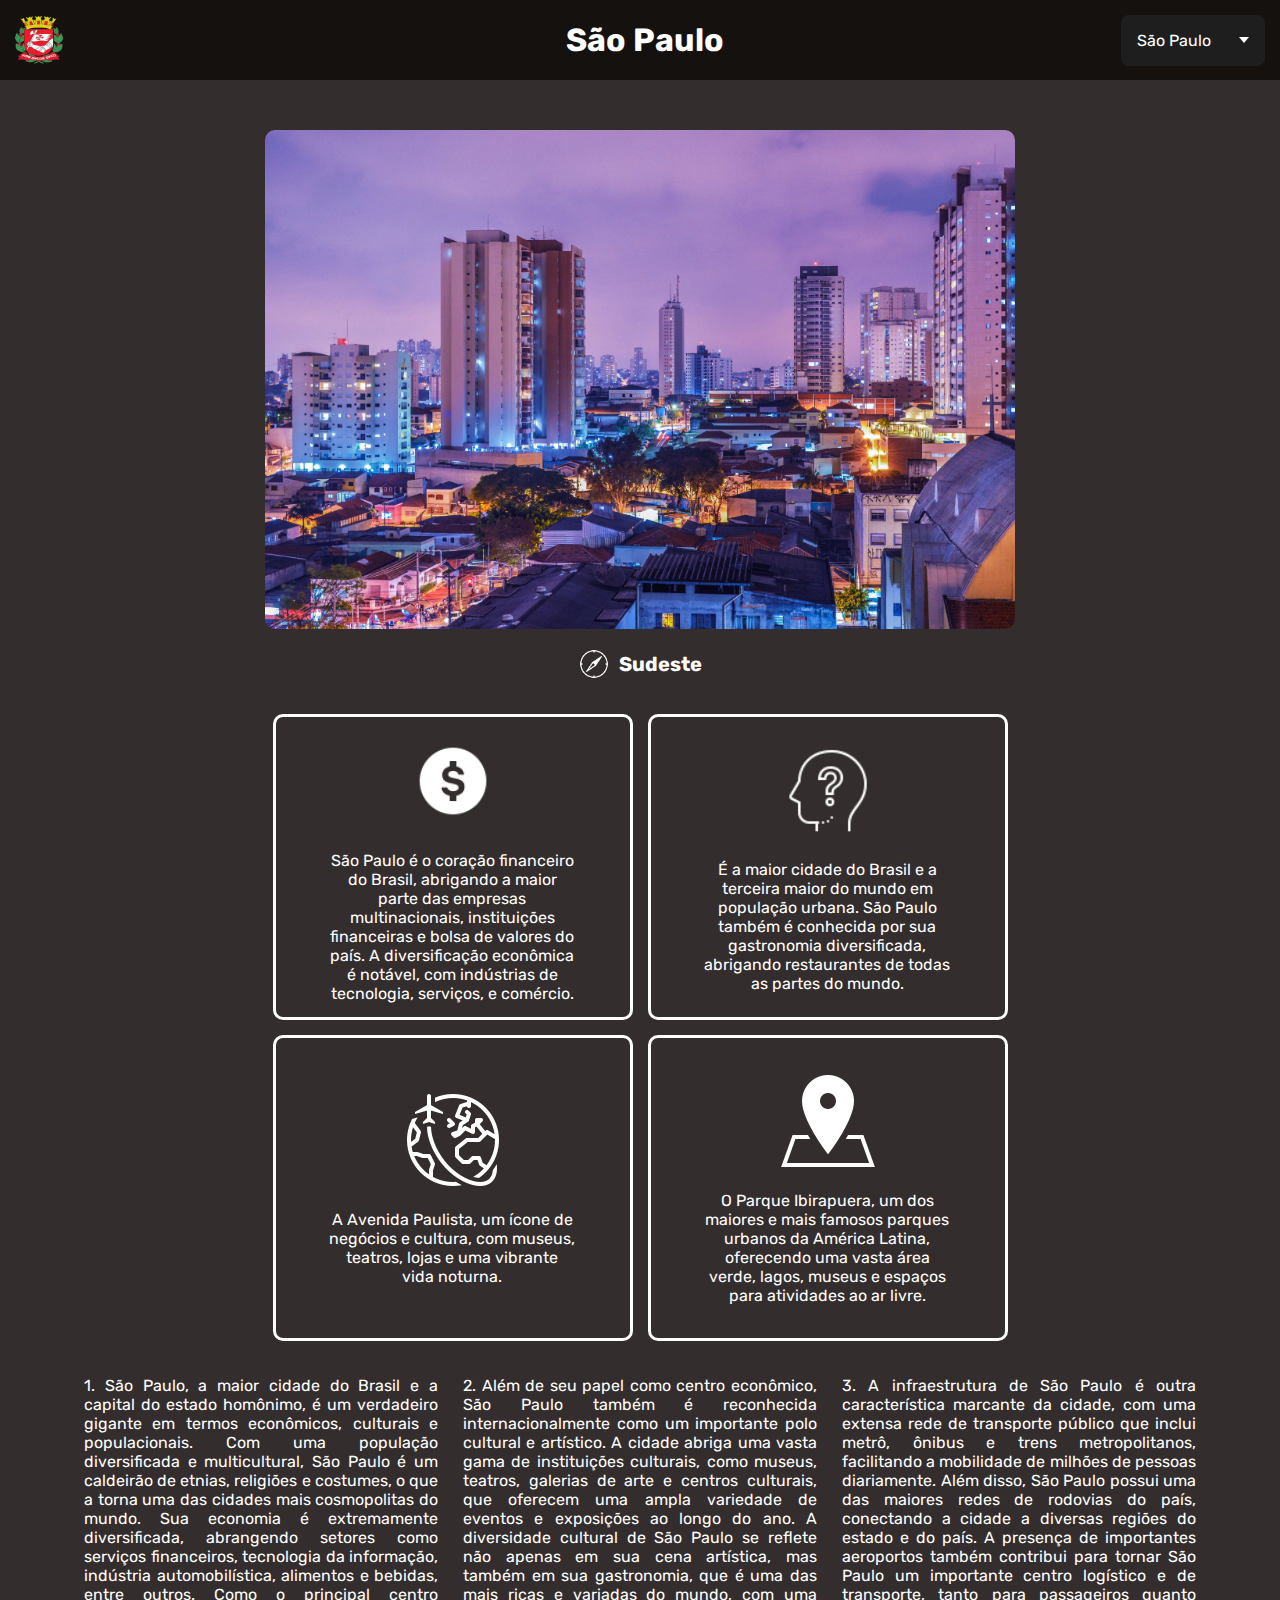
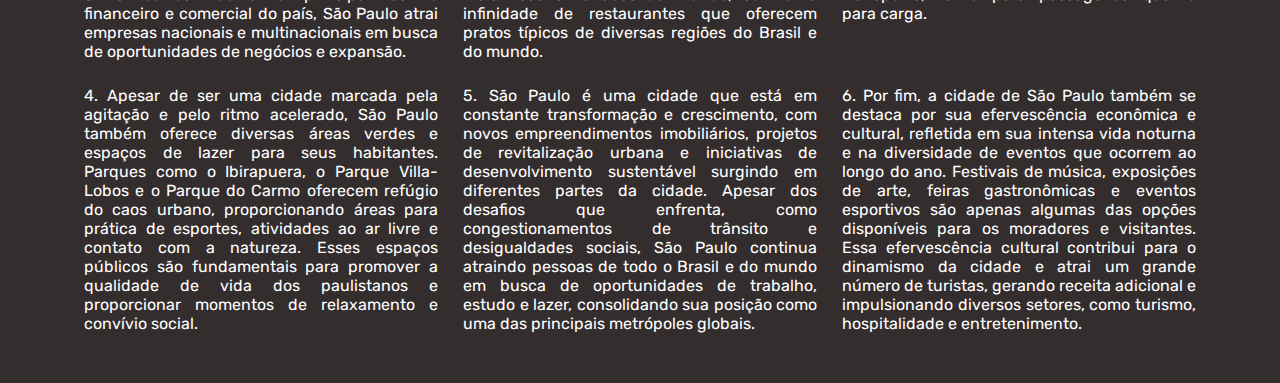
<file: pages/spCity.html>
<!DOCTYPE html>
<html lang="en">
<head>
    <meta charset="UTF-8">
    <meta name="viewport" content="width=device-width, initial-scale=1.0">
    <meta name="author" content="Isaac Martins">
    <meta name="description" content="São Paulo City">
    <meta name="keywords" content="Cidade, Rica, São Paulo">
    <meta http-equiv="X-UA-Compatible" content="IE=7">
    <meta http-equiv="X-UA-Compatible" content="ie-edge">
    <title>São Paulo City</title>
    <link rel="stylesheet" href="../styles/City.css">
    <link rel="stylesheet" href="../styles/dropdown.css">
    <link rel="shortcut icon" href="../assets/favicon.png" type="image/x-icon">
    <link rel="preconnect" href="https://fonts.googleapis.com">
    <link rel="preconnect" href="https://fonts.gstatic.com" crossorigin>
    <link href="https://fonts.googleapis.com/css2?family=Rubik:ital,wght@0,300..900;1,300..900&display=swap" rel="stylesheet">
</head>
<body>
    <div class="headerDiv">
        <img class="citySpLogo" src="../assets/brasao/SP-logo.png" alt="Imagem Caracteristica do Estado de São Paulo">
        <h1>São Paulo</h1>
        <div class="dropdown">
            <div class="select">
                <span class="selected">São Paulo</span>
                <div class="caret"></div>
            </div>
            <ul class="menu">
                <a href="../index.html"><li>Home</li></a>
                <a href="spCity.html"><li class="selected">São Paulo</li></a>
                <a href="cpCity.html"><li>Campinas</li></a>
                <a href="sjCity.html"><li>São José dos Campos</li></a>
                <a href="stCity.html"><li>Santos</li></a>
                <a href="brCity.html"><li>Barueri</li></a>
                <a href="rpCity.html"><li>Ribeirão Preto</li></a>
                <a href="sbCity.html"><li>São Bernardo do Campo</li></a>
                <a href="jdCity.html"><li>Jundiaí</li></a>
                <a href="scCity.html"><li>São Caetano do Sul</li></a>
                <a href="saCity.html"><li>Santo André</li></a>
            </ul>
        </div>
    </div>
    <div class="contentSP">
            <div class="cityInfo">
                <img class="imgSpCity" src="../assets/cidades/SP.jpg" alt="Imagem de São Paulo" width="750px">
                <div class="regionCity">
                    <img src="../assets/bussola.png" alt="Imagem de bussola" class="compassIcon">
                    <h3>Sudeste</h3>
                </div>
            </div>
            <div class="squareGroup">
                <div class="squareDiv">
                    <div class="squareInfos">
                        <img src="../assets/moneyIcon.png" alt="">
                        <p>São Paulo é o coração financeiro do Brasil, abrigando a maior parte das empresas multinacionais, instituições financeiras e bolsa de valores do país. A diversificação econômica é notável, com indústrias de tecnologia, serviços, e comércio.</p>
                    </div>
                    <div class="squareInfos">
                        <img src="../assets/curiosityIcon.png" alt="">
                        <p>É a maior cidade do Brasil e a terceira maior do mundo em população urbana. São Paulo também é conhecida por sua gastronomia diversificada, abrigando restaurantes de todas as partes do mundo.</p>
                    </div>
                </div>
                <div class="squareDiv">
                    <div class="squareInfos">
                        <img src="../assets/turismIcon.png" alt="">
                        <p>A Avenida Paulista, um ícone de negócios e cultura, com museus, teatros, lojas e uma vibrante vida noturna.</p>
                    </div>
                    <div class="squareInfos">
                        <img src="../assets/pointIcon.png" alt="">
                        <p>O Parque Ibirapuera, um dos maiores e mais famosos parques urbanos da América Latina, oferecendo uma vasta área verde, lagos, museus e espaços para atividades ao ar livre.</p>
                    </div>
                </div>
            </div>
            
            <div class="textsDiv">
                <div class="textInfos">
                    <p>
                        1. São Paulo, a maior cidade do Brasil e a capital do estado homônimo, é um verdadeiro gigante em termos econômicos, culturais e populacionais. Com uma população diversificada e multicultural, São Paulo é um caldeirão de etnias, religiões e costumes, o que a torna uma das cidades mais cosmopolitas do mundo. Sua economia é extremamente diversificada, abrangendo setores como serviços financeiros, tecnologia da informação, indústria automobilística, alimentos e bebidas, entre outros. Como o principal centro financeiro e comercial do país, São Paulo atrai empresas nacionais e multinacionais em busca de oportunidades de negócios e expansão.
                    </p>
                    <p>
                        2. Além de seu papel como centro econômico, São Paulo também é reconhecida internacionalmente como um importante polo cultural e artístico. A cidade abriga uma vasta gama de instituições culturais, como museus, teatros, galerias de arte e centros culturais, que oferecem uma ampla variedade de eventos e exposições ao longo do ano. A diversidade cultural de São Paulo se reflete não apenas em sua cena artística, mas também em sua gastronomia, que é uma das mais ricas e variadas do mundo, com uma infinidade de restaurantes que oferecem pratos típicos de diversas regiões do Brasil e do mundo.
                    </p>
                    <p>
                        3. A infraestrutura de São Paulo é outra característica marcante da cidade, com uma extensa rede de transporte público que inclui metrô, ônibus e trens metropolitanos, facilitando a mobilidade de milhões de pessoas diariamente. Além disso, São Paulo possui uma das maiores redes de rodovias do país, conectando a cidade a diversas regiões do estado e do país. A presença de importantes aeroportos também contribui para tornar São Paulo um importante centro logístico e de transporte, tanto para passageiros quanto para carga.
                    </p>
                </div>
                <div class="textInfos">
                    <p>
                        4. Apesar de ser uma cidade marcada pela agitação e pelo ritmo acelerado, São Paulo também oferece diversas áreas verdes e espaços de lazer para seus habitantes. Parques como o Ibirapuera, o Parque Villa-Lobos e o Parque do Carmo oferecem refúgio do caos urbano, proporcionando áreas para prática de esportes, atividades ao ar livre e contato com a natureza. Esses espaços públicos são fundamentais para promover a qualidade de vida dos paulistanos e proporcionar momentos de relaxamento e convívio social.
                    </p>
                    <p>
                        5. São Paulo é uma cidade que está em constante transformação e crescimento, com novos empreendimentos imobiliários, projetos de revitalização urbana e iniciativas de desenvolvimento sustentável surgindo em diferentes partes da cidade. Apesar dos desafios que enfrenta, como congestionamentos de trânsito e desigualdades sociais, São Paulo continua atraindo pessoas de todo o Brasil e do mundo em busca de oportunidades de trabalho, estudo e lazer, consolidando sua posição como uma das principais metrópoles globais.
                    </p>
                    <p>
                        6. Por fim, a cidade de São Paulo também se destaca por sua efervescência econômica e cultural, refletida em sua intensa vida noturna e na diversidade de eventos que ocorrem ao longo do ano. Festivais de música, exposições de arte, feiras gastronômicas e eventos esportivos são apenas algumas das opções disponíveis para os moradores e visitantes. Essa efervescência cultural contribui para o dinamismo da cidade e atrai um grande número de turistas, gerando receita adicional e impulsionando diversos setores, como turismo, hospitalidade e entretenimento.
                    </p>
                </div>
            </div>
    </div>

    <!-- IMAGEM link pagina cidade  (10 Paragrafos)
    ESTADO 
    3 Paragrafos -->
    <!-- <ol>
      <h2><li>São Paulo</li></h2>
      <ul>
        <li>Região: Sudeste</li>
        <li></li>
        <li></li>
        <li></li>
        <li></li>
      </ul>

      <h2><li>Campinas</li></h2>
      <ul>
        <li>Região: Sudeste</li>
        <li>Motivo da Riqueza: Conhecida como o "Vale do Silício brasileiro", Campinas é um importante polo tecnológico e de pesquisa, abrigando universidades de renome e empresas de alta tecnologia.</li>
        <li>Curiosidades: A cidade é famosa por sediar o Festival Internacional de Teatro de Campinas e o Festival de Cinema de Campinas.</li>
        <li>Ponto Turístico Famoso: O Parque Portugal (conhecido como Lagoa do Taquaral), um grande parque com lagos, trilhas, áreas esportivas e uma réplica da caravela de Pedro Álvares Cabral.</li>
        <li>Lugar Importante: O Parque Tecnológico de Campinas, um ambiente propício para o desenvolvimento de pesquisa e inovação tecnológica.</li>
      </ul>

      <h2><li>São José dos Campos</li></h2>
      <ul>
        <li>Região: Vale do Paraíba</li>
        <li>Motivo da Riqueza: Reconhecida como um centro de excelência em pesquisa e desenvolvimento, especialmente na área aeroespacial e tecnológica.</li>
        <li>Curiosidades: A cidade é berço da Embraer, uma das maiores empresas aeroespaciais do mundo.</li>
        <li>Ponto Turístico Famoso: O Parque Santos Dumont, que abriga o Museu Aeroespacial, com exposições de aeronaves e equipamentos históricos.</li>
        <li>Lugar Importante: O Parque Tecnológico de São José dos Campos, um ambiente de inovação que promove a interação entre empresas, universidades e centros de pesquisa.</li>
      </ul>

      <h2><li>Santos</li></h2>
      <ul>
        <li>Região: Litoral</li>
        <li>Motivo da Riqueza: O Porto de Santos é o maior porto da América Latina e um dos mais movimentados do mundo, sendo um importante centro logístico e de comércio internacional.</li>
        <li>Curiosidades: Santos é conhecida por suas praias, pelo maior jardim de praia do mundo e pelo Museu Pelé, dedicado ao famoso jogador de futebol.</li>
        <li>Ponto Turístico Famoso: O Aquário Municipal de Santos, um dos maiores aquários da América Latina, com uma grande variedade de espécies marinhas.</li>
        <li>Lugar Importante: O Complexo Portuário de Santos, que abrange várias instalações portuárias e contribui significativamente para a economia da cidade e do país.</li>
      </ul>

      <h2><li>Barueri</li></h2>
      <ul>
        <li>Região: Oeste Metropolitano</li>
        <li>Motivo da Riqueza: Barueri é um importante centro empresarial e financeiro da Grande São Paulo, com um forte setor de serviços e indústrias.</li>
        <li>Curiosidades: A cidade é conhecida por abrigar grandes empresas e centros comerciais, como o Centro Comercial Alphaville.</li>
        <li>Ponto Turístico Famoso: O Parque Municipal Dom José, um espaço verde com lagos, pistas de caminhada e áreas de lazer.</li>
        <li>Lugar Importante: O Alphaville, um bairro planejado conhecido por sua infraestrutura moderna e qualidade de vida. </li>
      </ul>

      <h2><li>Ribeirão Preto</li></h2>
      <ul>
        <li>Região: Interior</li>
        <li>Motivo da Riqueza: Ribeirão Preto é um importante polo agrícola e industrial, especialmente na produção de cana-de-açúcar e no setor sucroalcooleiro.</li>
        <li>Curiosidades: A cidade é conhecida por sua vida noturna agitada e pela tradicional Feira do Livro, uma das maiores do país.</li>
        <li>Ponto Turístico Famoso: O Theatro Pedro II, um dos teatros mais importantes do Brasil, com uma arquitetura imponente e uma rica programação cultural.</li>
        <li>Lugar Importante: O Parque Curupira, uma área de preservação ambiental com trilhas, lagos e uma diversificada flora e fauna. </li>
      </ul>

      <h2><li>São Bernardo do Campo</li></h2>
      <ul>
        <li>Região: ABC Paulista</li>
        <li>Motivo da Riqueza: São Bernardo do Campo possui uma forte base industrial, especialmente no setor automobilístico e metalúrgico.</li>
        <li>Curiosidades: A cidade foi um importante polo de resistência sindical durante o regime militar no Brasil.</li>
        <li>Ponto Turístico Famoso: O Parque Estoril, um parque urbano com áreas de lazer, trilhas ecológicas e eventos culturais.</li>
        <li>Lugar Importante: O Polo Petroquímico de Capuava, um dos maiores complexos petroquímicos do Brasil, que impulsiona a economia da região. </li>
      </ul> 
      
      <h2><li>Jundiaí</li></h2>
      <ul>
        <li>Região: Interior</li>
        <li>Motivo da Riqueza: Jundiaí é reconhecida pela sua diversificação econômica, com destaque para o setor de tecnologia, indústria farmacêutica e agronegócio.</li>
        <li>Curiosidades: A cidade é famosa por sua produção de uvas e vinhos, sendo conhecida como "Terra da Uva".</li>
        <li>Ponto Turístico Famoso: O Jardim Botânico de Jundiaí, um importante centro de pesquisa e conservação da flora brasileira.</li>
        <li>Lugar Importante: O Distrito Industrial de Jundiaí, que concentra empresas de diversos setores e contribui significativamente para a economia local, sendo um polo de geração de empregos e inovação tecnológica. </li>
      </ul>
      
      <h2><li>São Caetano do Sul</li></h2>
      <ul>
        <li>Região: ABC Paulista</li>
        <li>Motivo da Riqueza: São Caetano do Sul é conhecida por sua qualidade de vida e infraestrutura urbana, atraindo empresas de diversos setores, especialmente do ramo automobilístico e de serviços.</li>
        <li>Curiosidades: A cidade é famosa por sua tradição no futebol, sendo o berço do clube Associação Desportiva São Caetano.</li>
        <li>Ponto Turístico Famoso: O Espaço Verde Chico Mendes, um grande parque com área verde, lagos, quadras esportivas e pistas de caminhada.</li>
        <li>Lugar Importante: O Parque Tecnológico de São Caetano do Sul, que visa estimular a inovação e o empreendedorismo na região, fomentando o desenvolvimento econômico e tecnológico.</li>
      </ul>
      
      <h2><li>Alphaville (Barueri)</li></h2>
      <ul>
        <li>Região: Oeste Metropolitano</li>
        <li>Motivo da Riqueza: Alphaville é uma região planejada e um dos principais polos empresariais e residenciais do país, com uma infraestrutura moderna e de alto padrão.</li>
        <li>Curiosidades: O bairro é conhecido por sua segurança, áreas verdes e qualidade de vida, atraindo tanto empresas quanto moradores de alta renda.</li>
        <li>Ponto Turístico Famoso: O Shopping Iguatemi Alphaville, um dos principais centros de compras da região, com uma variedade de lojas, restaurantes e cinemas.</li>
        <li>Lugar Importante: O Centro Comercial Alphaville, um importante polo de negócios, com escritórios de grandes empresas, bancos, restaurantes e serviços variados.</li>
      </ul>
    </ol> -->

    <script src="../scripts/script.js"></script>
</body>
</html>
</file>
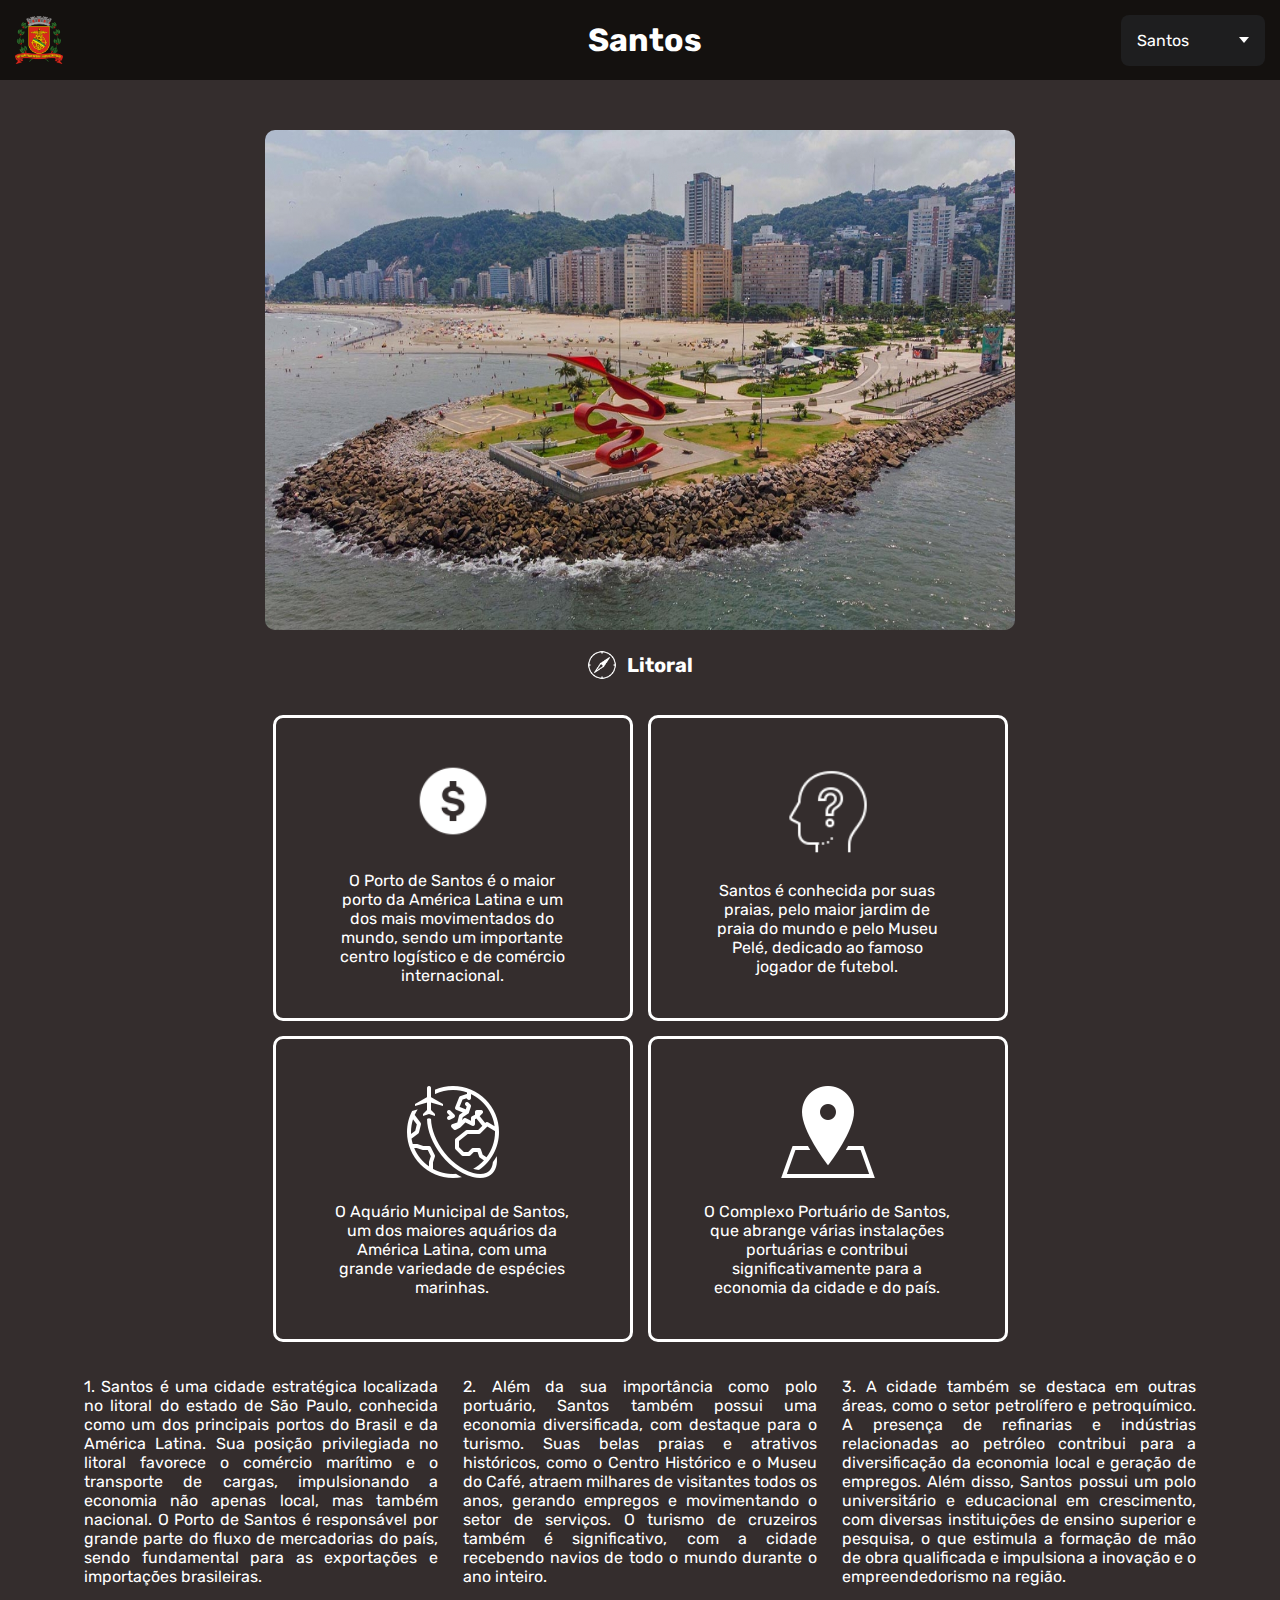
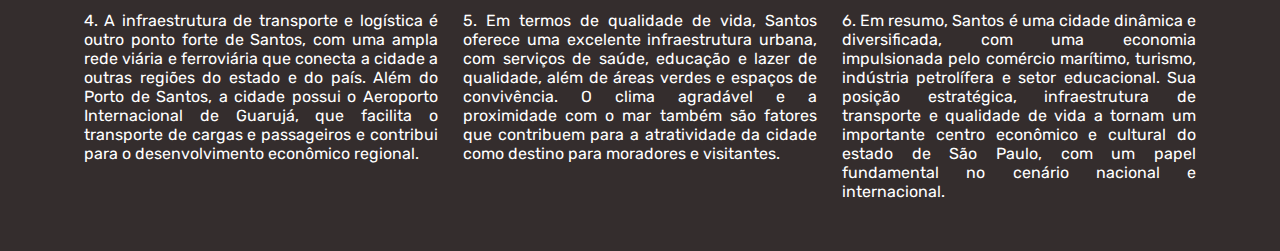
<file: pages/stCity.html>
<!DOCTYPE html>
<html lang="en">
<head>
    <meta charset="UTF-8">
    <meta name="viewport" content="width=device-width, initial-scale=1.0">
    <meta name="author" content="Isaac Martins">
    <meta name="description" content="Santos City">
    <meta name="keywords" content="Cidade, Rica, Santos">
    <meta http-equiv="X-UA-Compatible" content="IE=7">
    <meta http-equiv="X-UA-Compatible" content="ie-edge">
    <title>Santos City</title>
    <link rel="stylesheet" href="../styles/City.css">
    <link rel="stylesheet" href="../styles/dropdown.css">
    <link rel="shortcut icon" href="../assets/brasao/SANTOS-logo.png" type="image/x-icon">
    <link rel="preconnect" href="https://fonts.googleapis.com">
    <link rel="preconnect" href="https://fonts.gstatic.com" crossorigin>
    <link href="https://fonts.googleapis.com/css2?family=Rubik:ital,wght@0,300..900;1,300..900&display=swap" rel="stylesheet">
</head>
<body>
    <div class="headerDiv">
        <img class="citySpLogo" src="../assets/brasao/SANTOS-logo.png" alt="Imagem Caracteristica do Estado de Santos">
        <h1>Santos</h1>
        <div class="dropdown">
            <div class="select">
                <span class="selected">Santos</span>
                <div class="caret"></div>
            </div>
            <ul class="menu">
                <a href="../index.html"><li>Home</li></a>
                <a href="spCity.html"><li>São Paulo</li></a>
                <a href="cpCity.html"><li>Campinas</li></a>
                <a href="sjCity.html"><li>São José dos Campos</li></a>
                <a href="stCity.html"><li class="selected">Santos</li></a>
                <a href="brCity.html"><li>Barueri</li></a>
                <a href="rpCity.html"><li>Ribeirão Preto</li></a>
                <a href="sbCity.html"><li>São Bernardo do Campo</li></a>
                <a href="jdCity.html"><li>Jundiaí</li></a>
                <a href="scCity.html"><li>São Caetano do Sul</li></a>
                <a href="saCity.html"><li>Santo André</li></a>
            </ul>
        </div>
    </div>
    <div class="contentSP">
            <div class="cityInfo">
                <img class="imgSpCity" src="../assets/cidades/SANTOS.jpeg" alt="Imagem de Santos" width="750px" height="500px">
                <div class="regionCity">
                    <img src="../assets/bussola.png" alt="Imagem de bussola" class="compassIcon">
                    <h3>Litoral</h3>
                </div>
            </div>
            <div class="squareGroup">
                <div class="squareDiv">
                    <div class="squareInfos">
                        <img src="../assets/moneyIcon.png" alt="">
                        <p>O Porto de Santos é o maior porto da América Latina e um dos mais movimentados do mundo, sendo um importante centro logístico e de comércio internacional.</p>
                    </div>
                    <div class="squareInfos">
                        <img src="../assets/curiosityIcon.png" alt="">
                        <p>Santos é conhecida por suas praias, pelo maior jardim de praia do mundo e pelo Museu Pelé, dedicado ao famoso jogador de futebol.</p>
                    </div>
                </div>
                <div class="squareDiv">
                    <div class="squareInfos">
                        <img src="../assets/turismIcon.png" alt="">
                        <p>O Aquário Municipal de Santos, um dos maiores aquários da América Latina, com uma grande variedade de espécies marinhas.</p>
                    </div>
                    <div class="squareInfos">
                        <img src="../assets/pointIcon.png" alt="">
                        <p>O Complexo Portuário de Santos, que abrange várias instalações portuárias e contribui significativamente para a economia da cidade e do país.</p>
                    </div>
                </div>
            </div>
            
            <div class="textsDiv">
                <div class="textInfos">
                    <p>
                        1. Santos é uma cidade estratégica localizada no litoral do estado de São Paulo, conhecida como um dos principais portos do Brasil e da América Latina. Sua posição privilegiada no litoral favorece o comércio marítimo e o transporte de cargas, impulsionando a economia não apenas local, mas também nacional. O Porto de Santos é responsável por grande parte do fluxo de mercadorias do país, sendo fundamental para as exportações e importações brasileiras.
                    </p>
                    <p>
                        2. Além da sua importância como polo portuário, Santos também possui uma economia diversificada, com destaque para o turismo. Suas belas praias e atrativos históricos, como o Centro Histórico e o Museu do Café, atraem milhares de visitantes todos os anos, gerando empregos e movimentando o setor de serviços. O turismo de cruzeiros também é significativo, com a cidade recebendo navios de todo o mundo durante o ano inteiro.
                    </p>
                    <p>
                        3. A cidade também se destaca em outras áreas, como o setor petrolífero e petroquímico. A presença de refinarias e indústrias relacionadas ao petróleo contribui para a diversificação da economia local e geração de empregos. Além disso, Santos possui um polo universitário e educacional em crescimento, com diversas instituições de ensino superior e pesquisa, o que estimula a formação de mão de obra qualificada e impulsiona a inovação e o empreendedorismo na região.
                    </p>
                </div>
                <div class="textInfos">
                    <p>
                        4. A infraestrutura de transporte e logística é outro ponto forte de Santos, com uma ampla rede viária e ferroviária que conecta a cidade a outras regiões do estado e do país. Além do Porto de Santos, a cidade possui o Aeroporto Internacional de Guarujá, que facilita o transporte de cargas e passageiros e contribui para o desenvolvimento econômico regional.                    
                    </p>
                    <p>
                        5. Em termos de qualidade de vida, Santos oferece uma excelente infraestrutura urbana, com serviços de saúde, educação e lazer de qualidade, além de áreas verdes e espaços de convivência. O clima agradável e a proximidade com o mar também são fatores que contribuem para a atratividade da cidade como destino para moradores e visitantes.
                    </p>
                    <p>
                        6. Em resumo, Santos é uma cidade dinâmica e diversificada, com uma economia impulsionada pelo comércio marítimo, turismo, indústria petrolífera e setor educacional. Sua posição estratégica, infraestrutura de transporte e qualidade de vida a tornam um importante centro econômico e cultural do estado de São Paulo, com um papel fundamental no cenário nacional e internacional.
                    </p>
                </div>
            </div>
    </div>
    <script src="../scripts/script.js"></script>
</body>
</html>
</file>
<file: styles/style.css>
*{
    font-family: "Rubik", sans-serif;
    margin: 0;
    padding: 0;
}

a {
    color: #9fa5b5;
    text-decoration: none;
}

body{
    background-color: #342d2d;
    color: white;
    display: flex;
    flex-direction: column;
}

h1{
    text-align: center;
}

.headerDiv {
    display: flex;
    justify-content: space-between;
    align-items: center;
    height: 5rem;
    background-color: #14110F;
    padding-right: 15px;
    padding-left: 15px;
}

.spLogo {
    width: 3rem;
}

.menuIcon {
    width: 3.125rem;
}

.contentSP {
    display: flex;
    flex-direction: column;
    margin: 50px;
    gap: 35px;
}

.contentTextSP {
    display: flex;
    gap: 20px;
}

.contentTextSP img {
    border-radius: 15px;
}

.imgSpText {
    display: flex;
    flex-direction: row;
    text-align: justify;
    gap: 20px;
}

.imgSpText img {
    border-radius: 10px;
}

.textSP {
    width: 100%;
}

.paragraphDiv {
    display: flex;
    flex-direction: column;
    gap: 10px;
}

.vertical-line {
    border-left: 1px solid #FFFFFF; /* Escolha a cor e a largura da linha conforme desejado */
    align-self: center;
    height: 320px; /* Defina a altura da linha conforme desejado */
    margin: 0;
}


.contentImgsSP {
    display: flex;
    flex-direction: column;
    align-items: center;
    justify-content: center;
    gap: 15px;
}

.cityImg {
    display: flex;
    flex-direction: row;
    gap: 15px;
}

.cityImg img {
    box-shadow: 0 0 0.8em #14110F;
    border-radius: 10px;
    -webkit-transition: width 0.5s, height 0.5s;
    transition: width 0.5s, height 0.5s;
}

.cityImg img:hover {
   width: 280px;
   height: 190px;
   cursor: pointer;
}

.cityName {
    text-align: center;
}
</file>
<file: styles/dropdown.css>
.dropdown {
    min-width: 9em;
    position: relative;
    margin: 0;
}

.dropdown * {
    box-sizing: border-box;
}

.select {
    background: #1e1e1f;
    color: #fff;
    display: flex;
    justify-content: space-between;
    align-items: center;
    border: 2x #2a2f3b solid;
    border-radius: 0.5em;
    padding: 1em;
    cursor: pointer;
    transition: background 0.3s;
}

.select-clicked {
    border: 2px #dc143c solid;
    box-shadow: 0 0 0.8em #dc143c;
}

.select:hover {
    background: #282626;
}

.caret {
    width: 0;
    height: 0;
    border-left: 5px solid transparent;
    border-right: 5px solid transparent;
    border-top: 6px solid #fff;
    transition: 0.3s;
}

.caret-rotate {
    transform: rotate(180deg);
}

.menu {
    list-style: none;
    padding: 0.2em 0.5em;
    background: #1e1e1f;
    border: 1px #363a43 solid;
    box-shadow: 0 0.5em 1em rgba(0,0,0, 0.2);
    border-radius: 0.5em;
    color: #9fa5b5;
    position: absolute;
    top: 3em;
    left: 50%;
    width: 100%;
    transform: translateX(-50%);
    opacity: 0;
    display: none;
    transition: 0.2s;
    z-index: 1;
}

.menu li {
    padding: 0.7em 0.5em;
    margin: 0.3em 0;
    border-radius: 0.5em;
    cursor: pointer;
}

.menu li:hover {
    background: #2a2d35;
}

.active {
    background: #23242a;
}
.menu-open {
    display: block;
    opacity: 1;
}
</file>
<file: styles/City.css>
*{
    font-family: "Rubik", sans-serif;
    margin: 0;
    padding: 0;
}

a {
    color: #9fa5b5;
    text-decoration: none;
}

body{
    background-color: #342d2d;
    color: white;
    display: flex;
    flex-direction: column;
}

h1{
    text-align: center;
    margin-left: 105px;
}

.headerDiv {
    display: flex;
    justify-content: space-between;
    align-items: center;
    height: 5rem;
    background-color: #14110F;
    padding-right: 15px;
    padding-left: 15px;
}

.citySpLogo {
    width: 3rem;
    height: 3rem;
}

.menuIcon {
    width: 3.125rem;
}

.contentSP {
    display: flex;
    flex-direction: column;
    align-items: center;
    margin: 50px;
    gap: 35px;
}

.compassIcon {
    width: 30px;
}

.cityInfo {
    display: flex;
    flex-direction: column;
}

.regionCity {
    margin-top: 20px;
    display: flex;
    width: 750px;
    align-items: center;
    justify-content: center;
    gap: 10px;
}

.regionCity h3 {
    font-size: 20px;
}

.imgSpCity {
    border-radius: 10px;
}

.squareGroup {
    display: flex;
    flex-direction: column;
    gap: 15px;
}

.squareDiv {
    display: flex;
    align-items: center;
    justify-content: center;
    gap: 15px;
}

.squareInfos {
    display: flex;
    flex-direction: column;
    align-items: center;
    justify-content: center;
    width: 30%;
    height: 300px;
    border: 3px #FFF solid;
    border-radius: 10px;
    gap: 20px;
}

.squareInfos p {
    text-align: center;
    width: 70%;
}

.squareInfos img {
    width: 100px;
    height: 100px;
}

.textsDiv {
    display: flex;
    align-items: center;
    justify-content: center;
    flex-direction: column;
    gap: 25px;
}

.textInfos {
    display: flex;
    justify-content: center;
    gap: 25px;
}

.textInfos p {
    width: 30%;
    text-align: justify;
}
</file>
